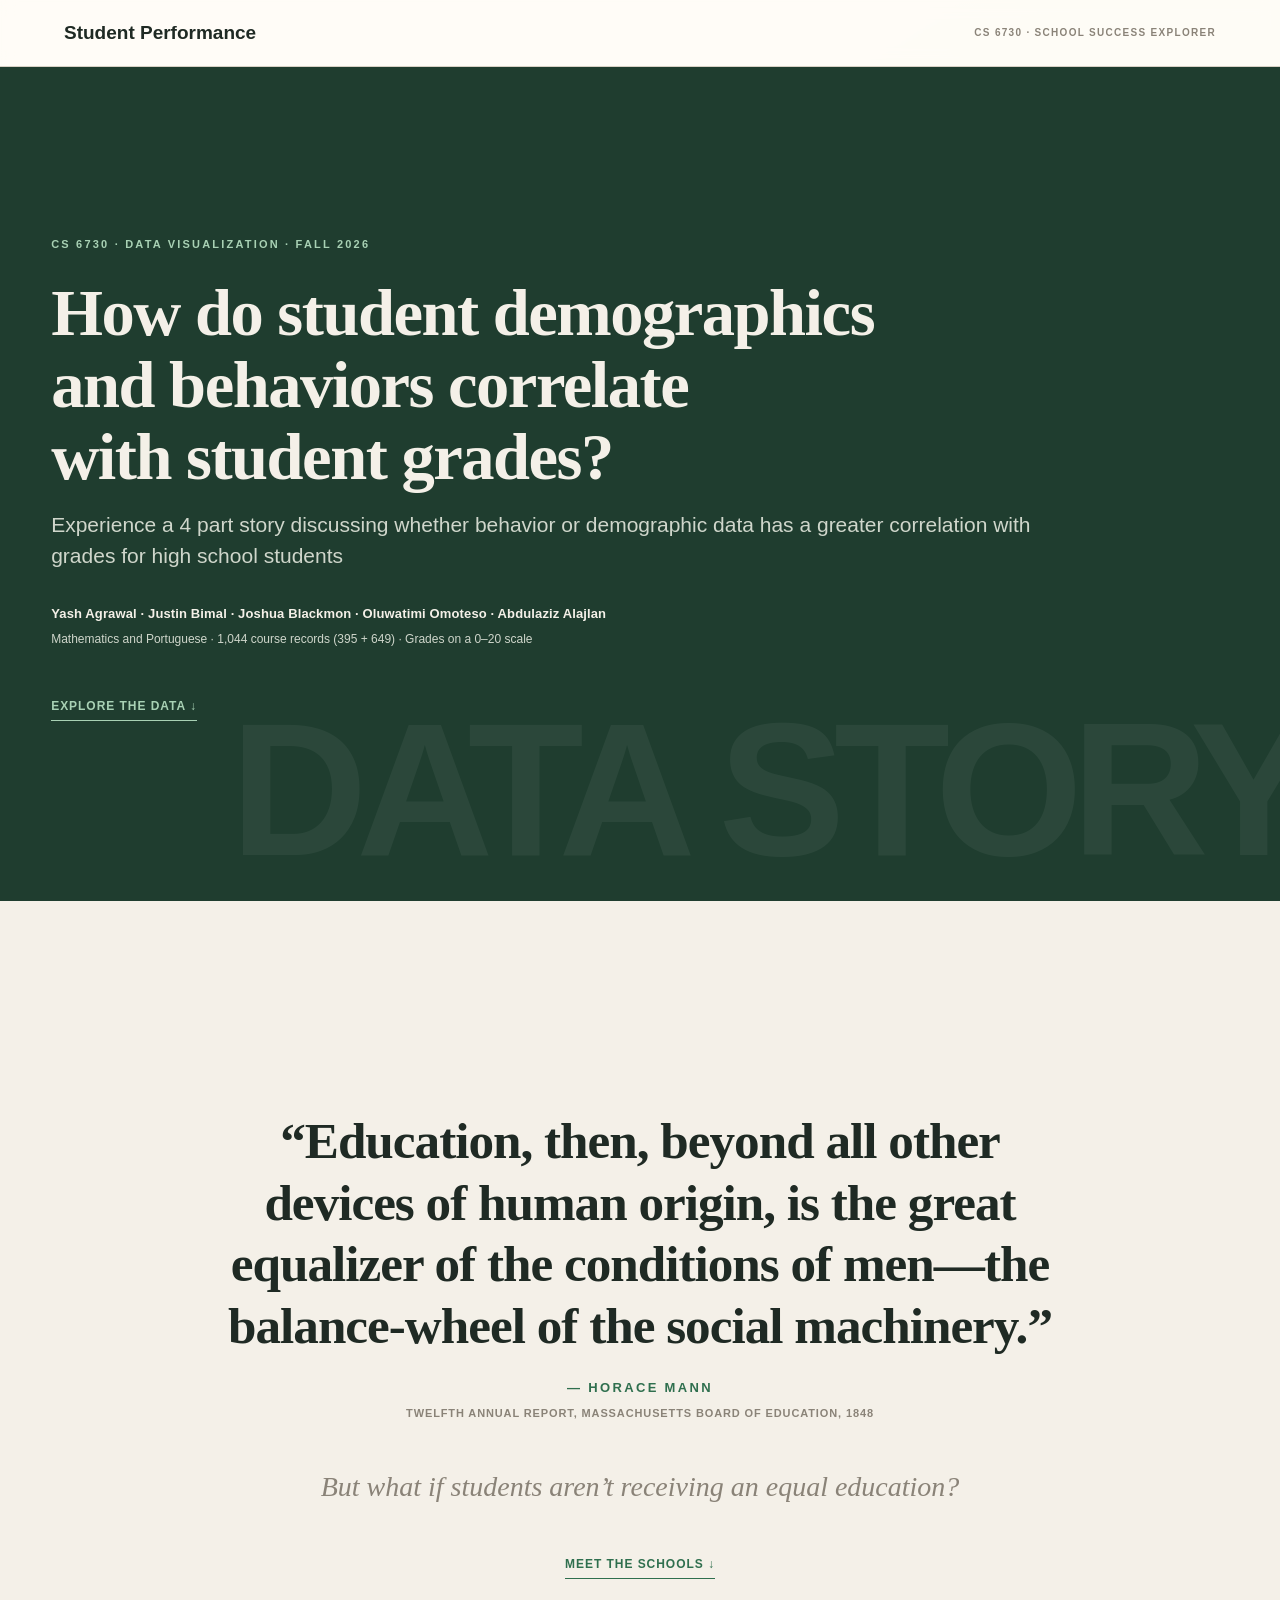
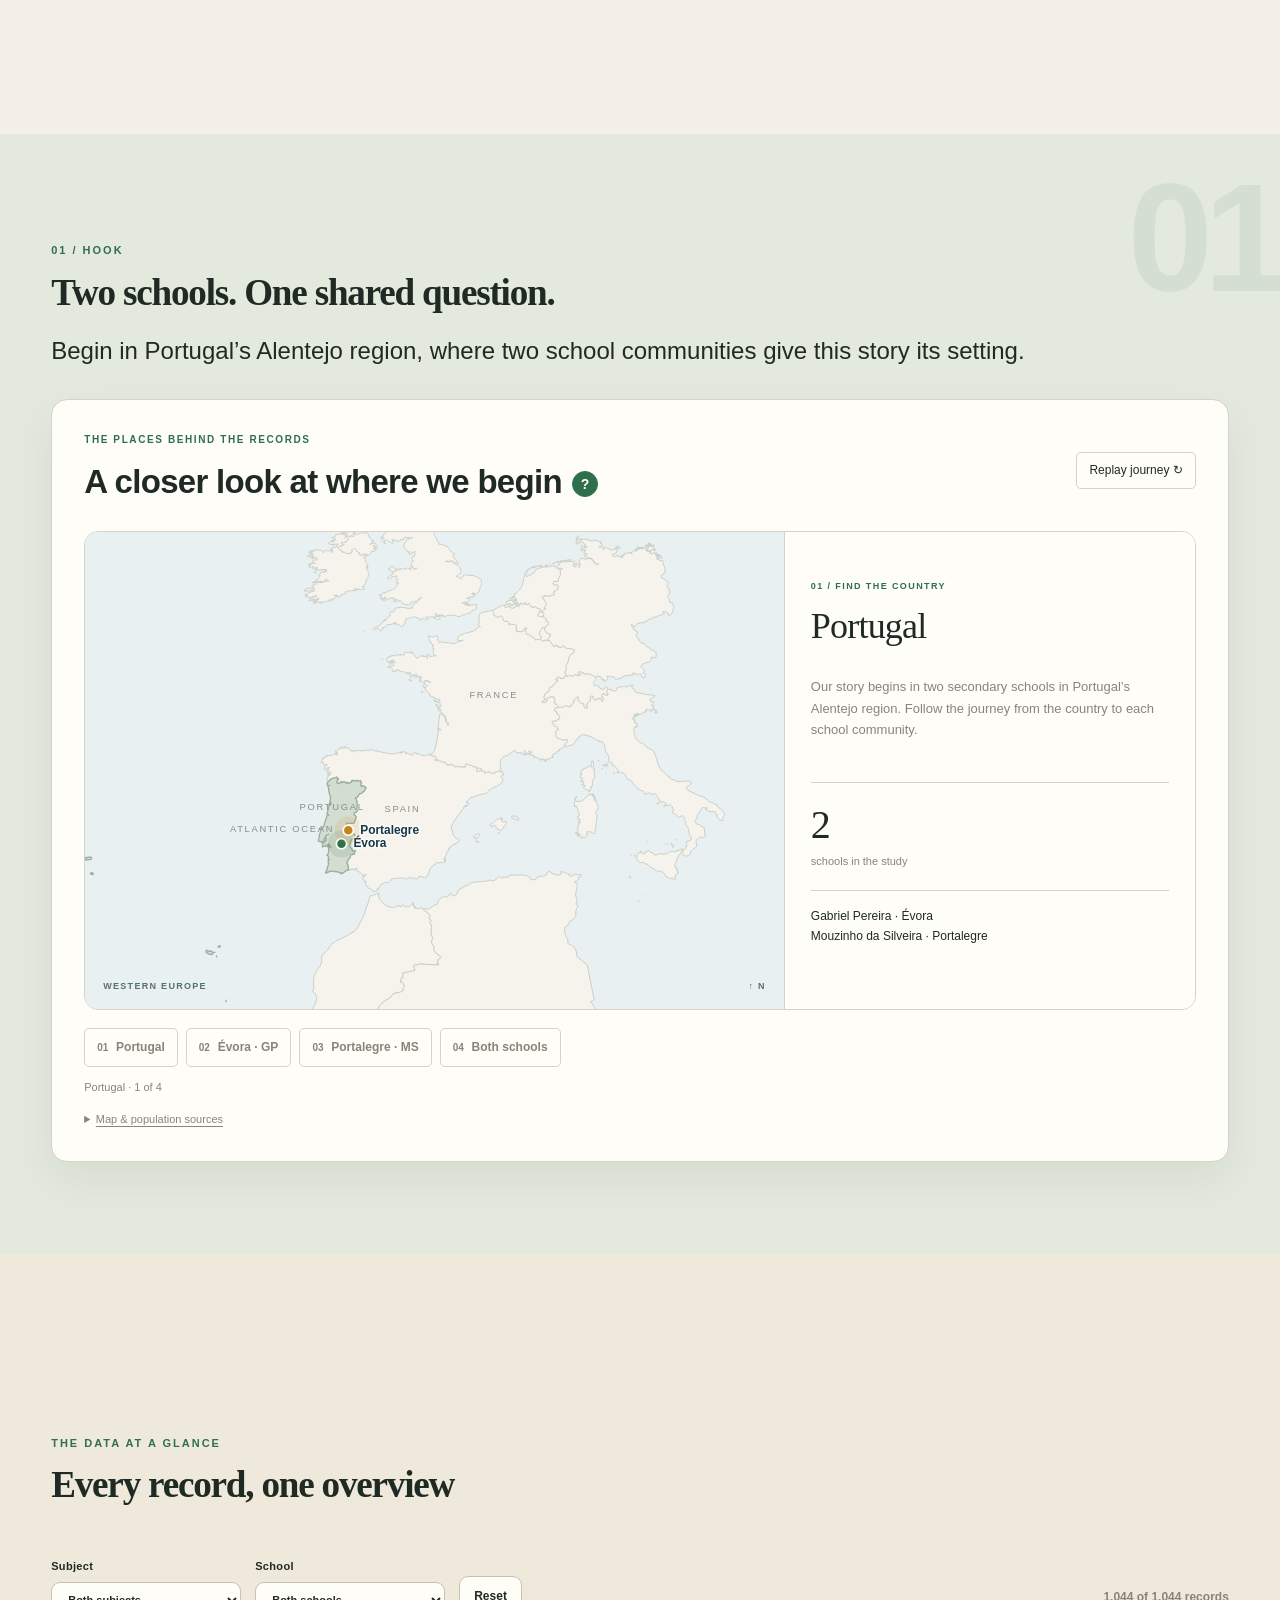
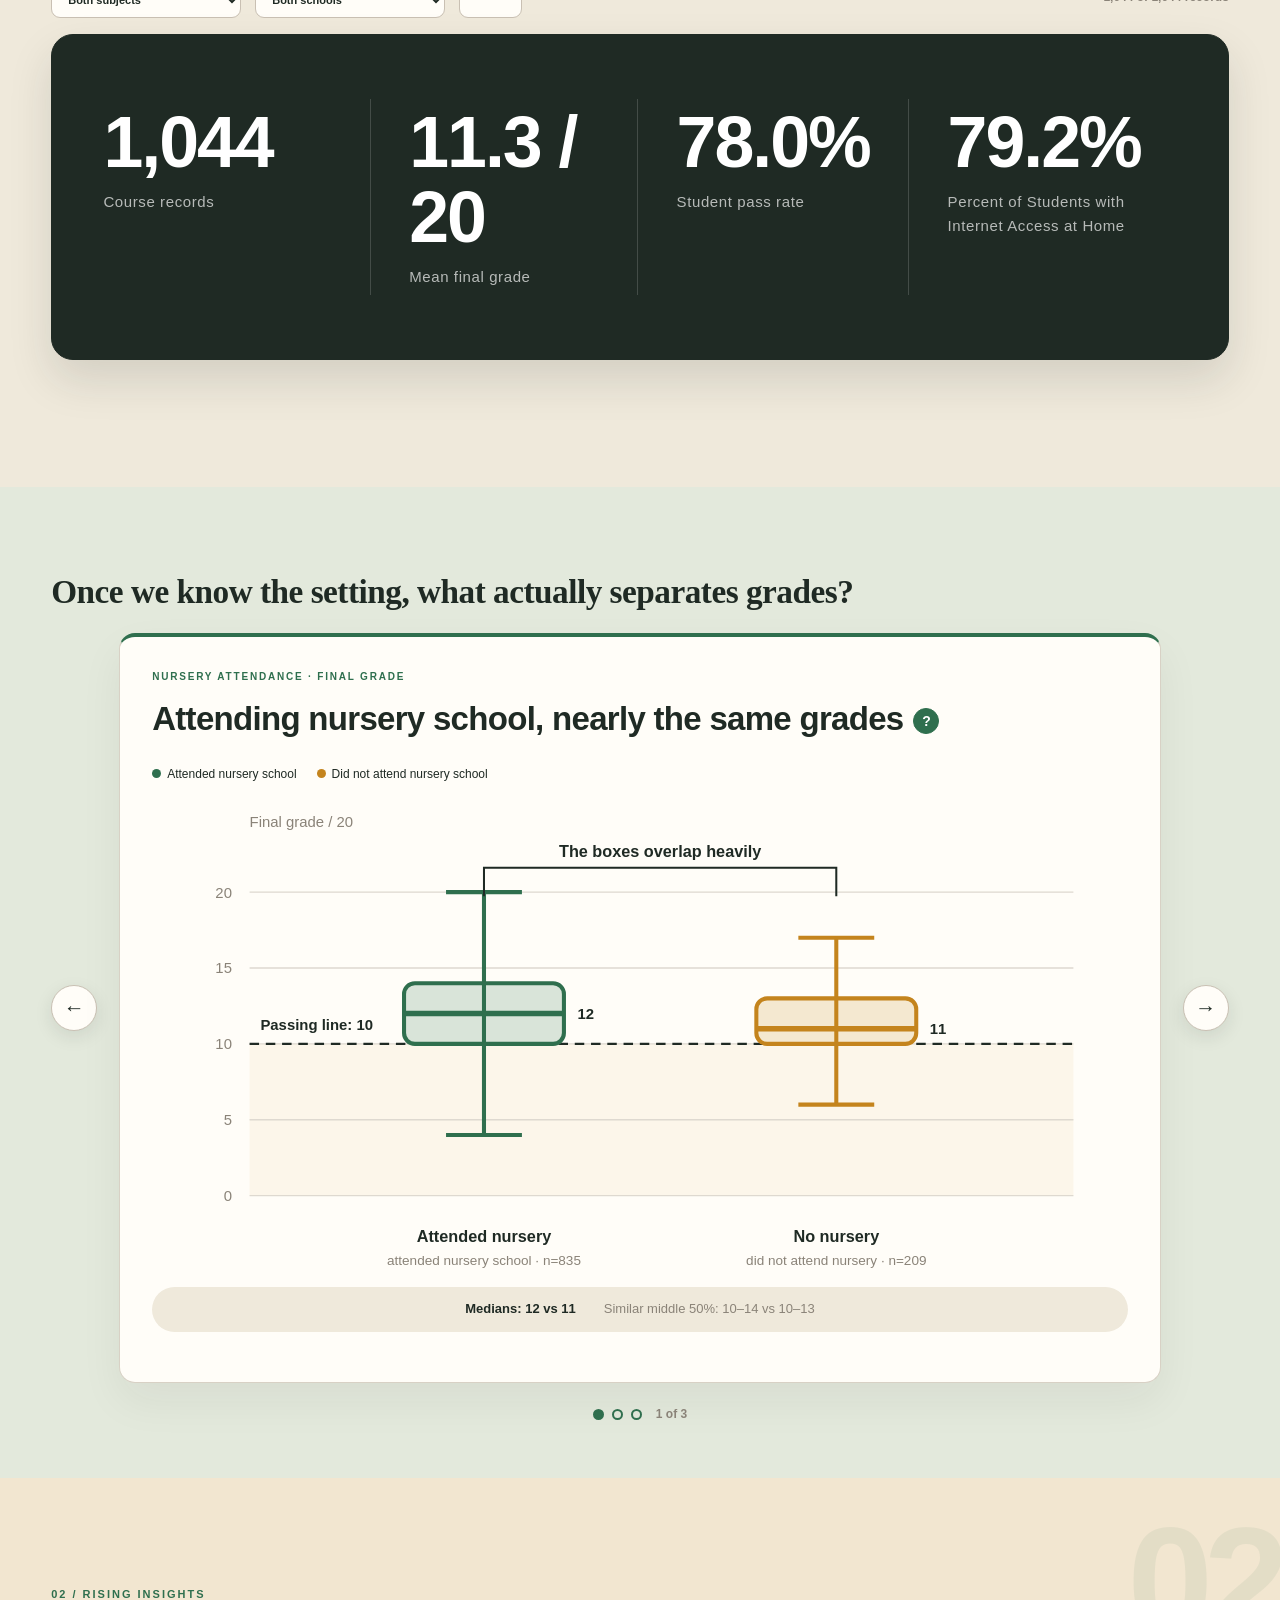
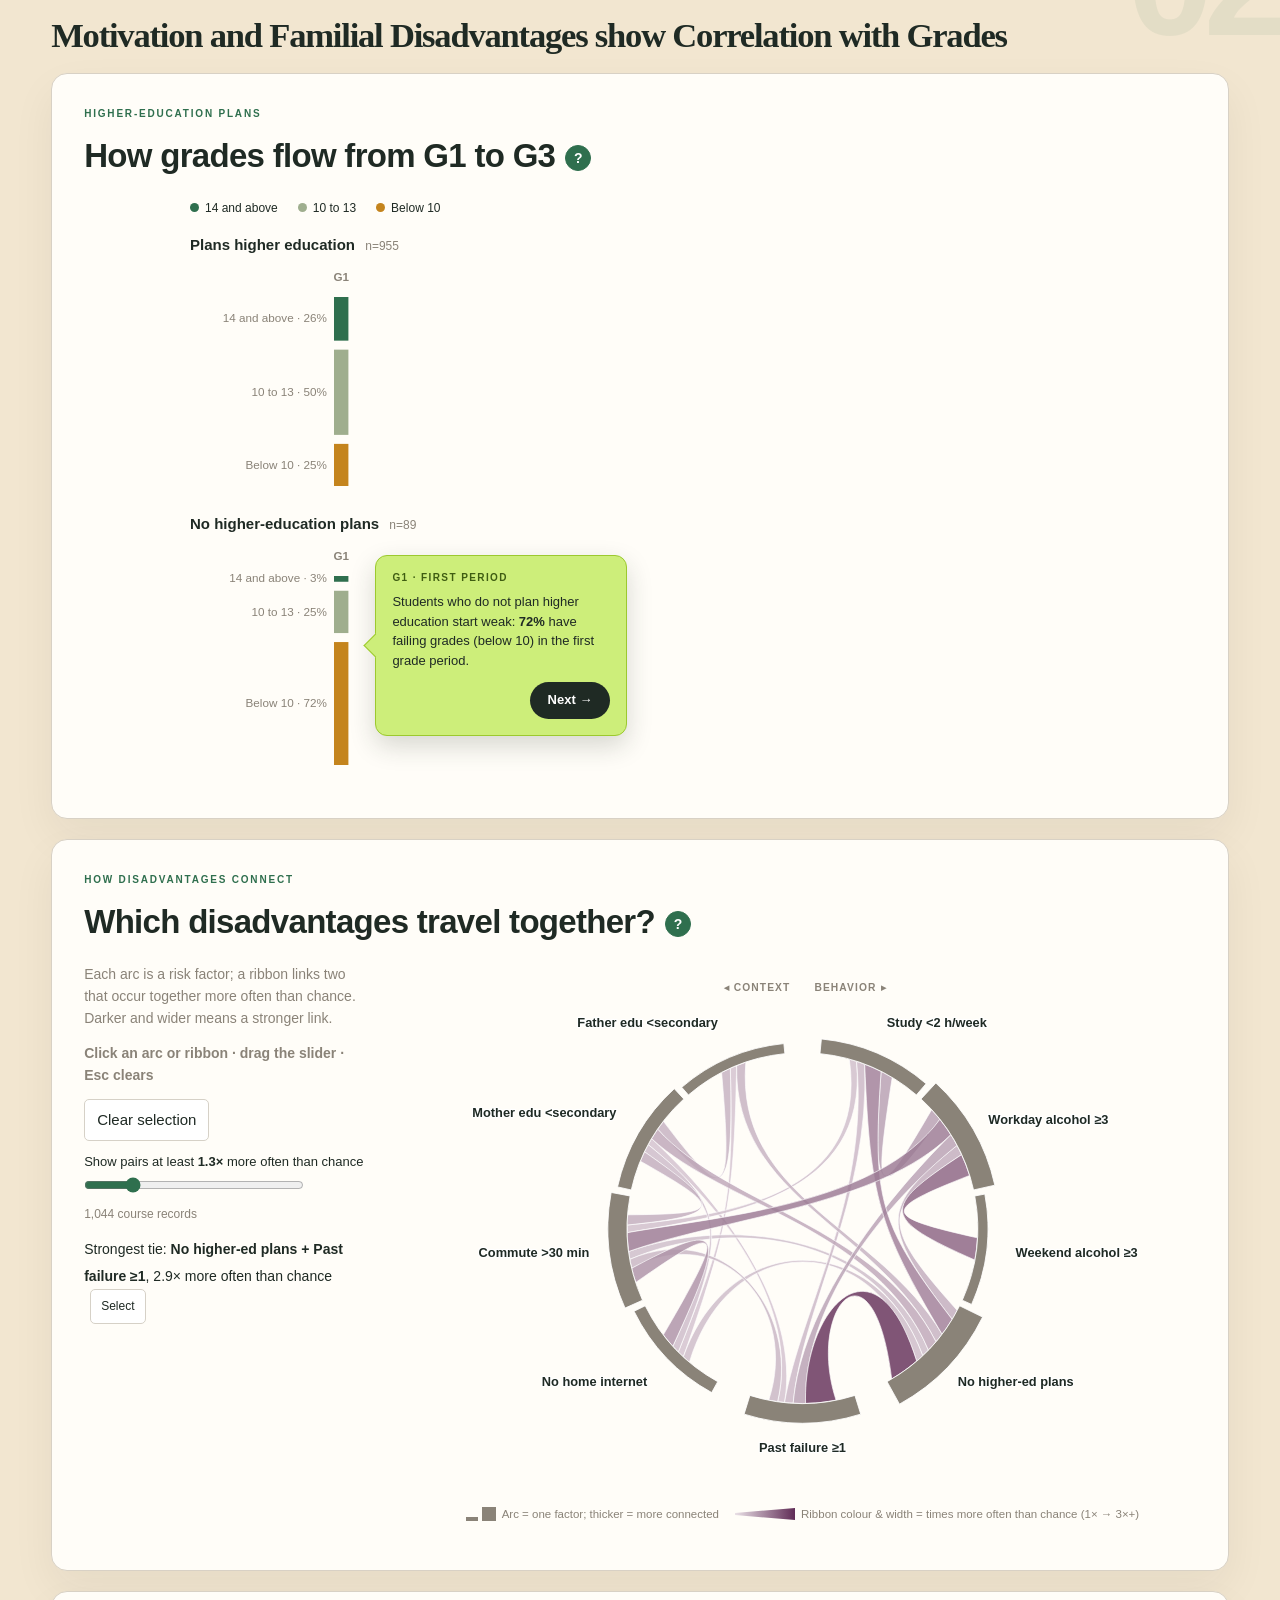
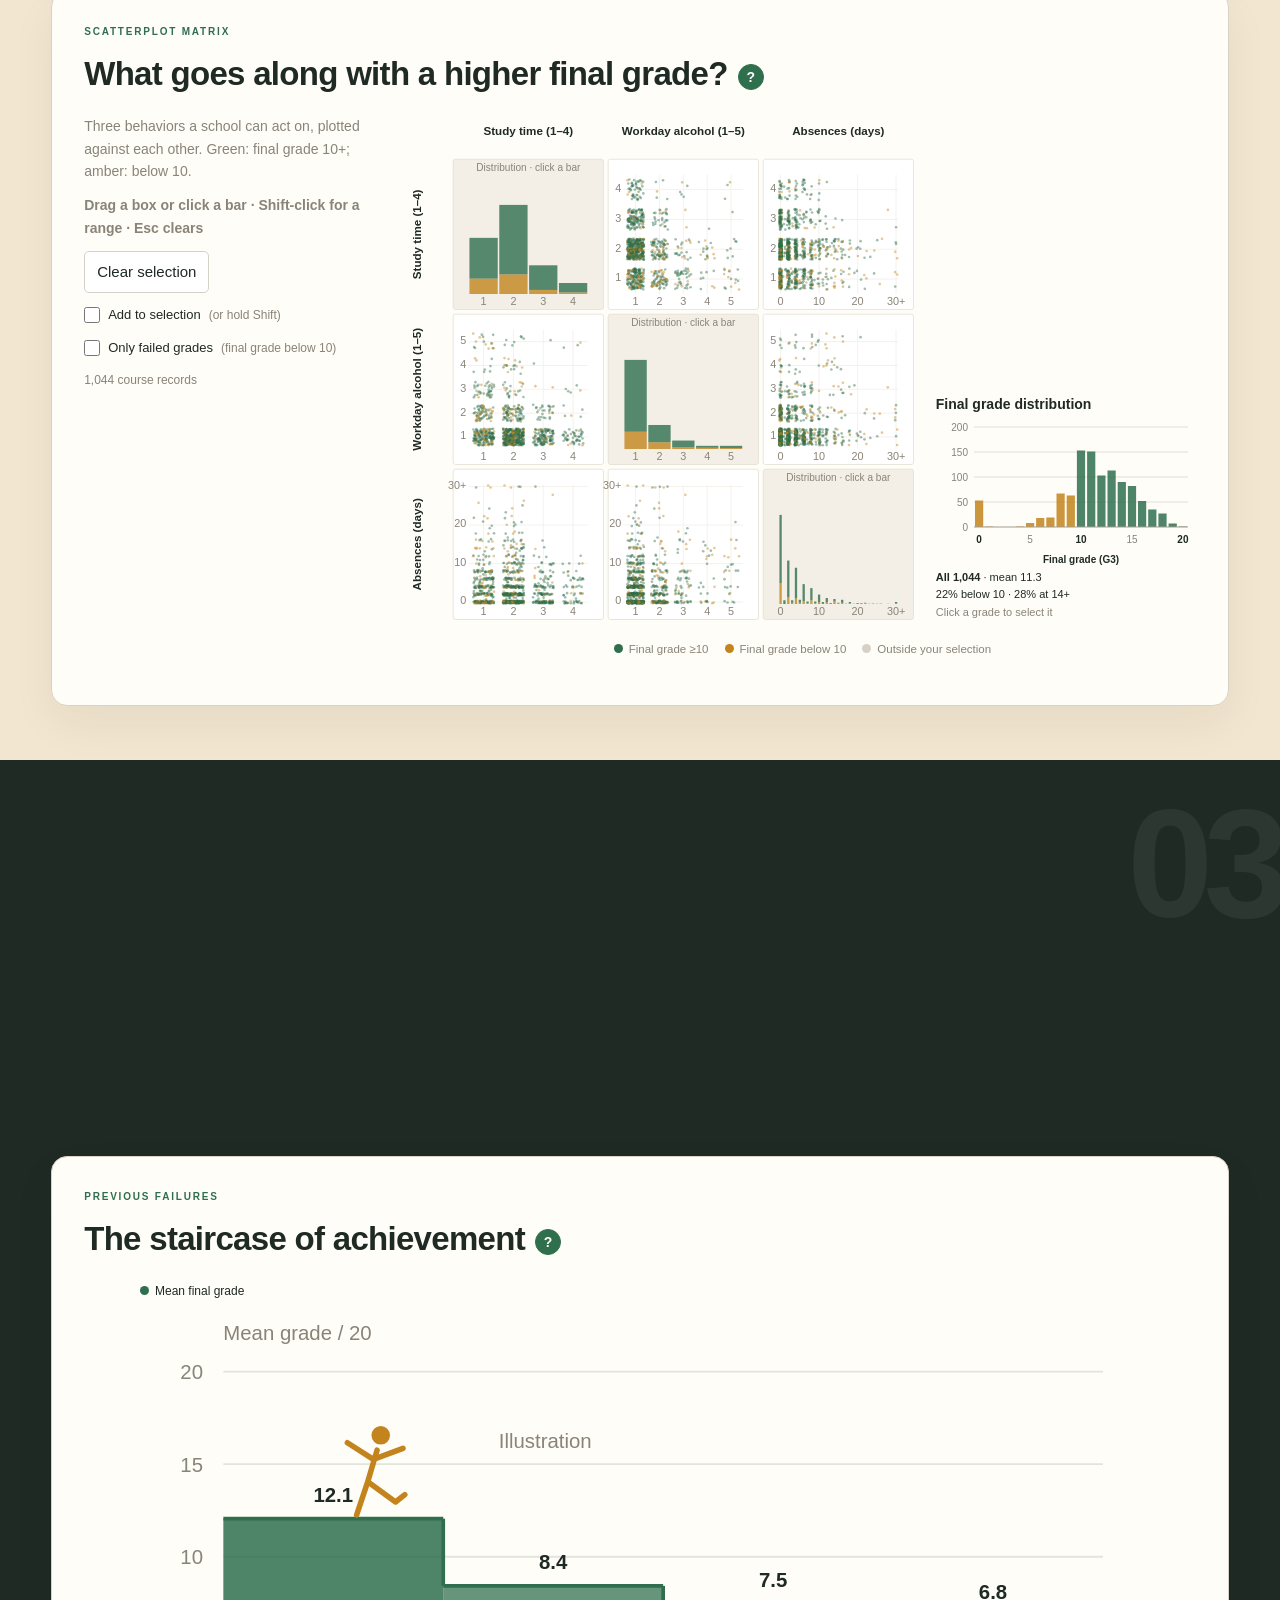
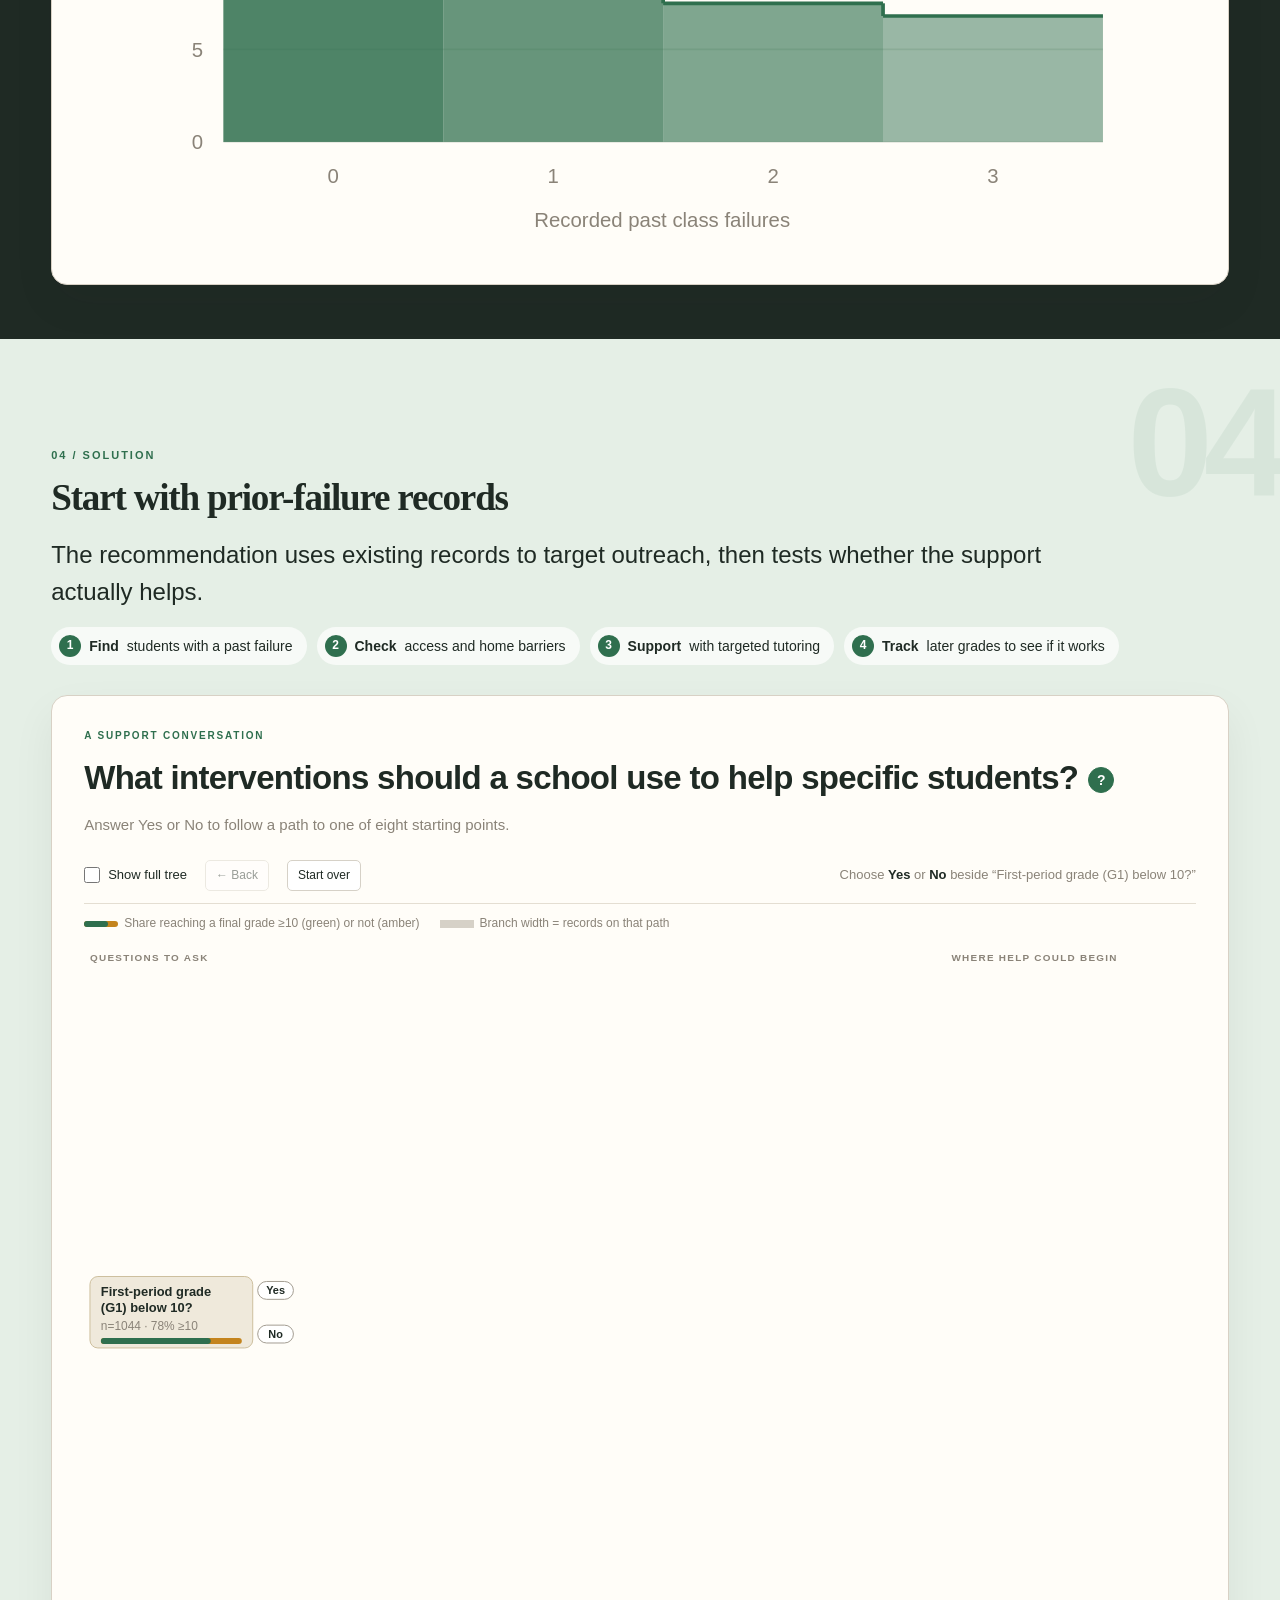
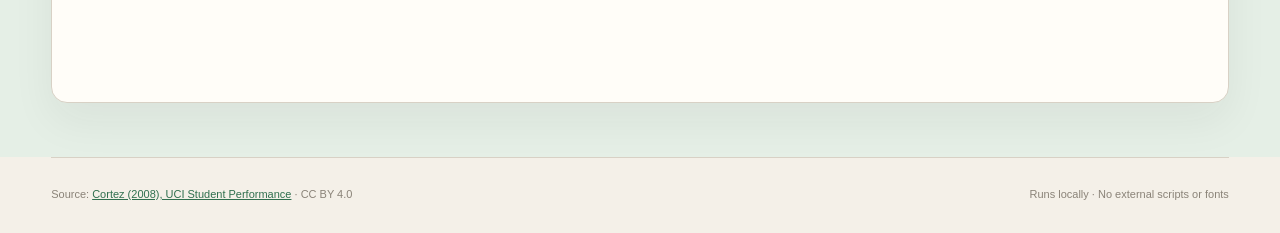
<file: web/index.html>
<!doctype html>
<html lang="en">
<head><meta charset="utf-8"><meta name="viewport" content="width=device-width,initial-scale=1"><title>Student Performance · Data Story</title><link rel="stylesheet" href="style.css"><link rel="stylesheet" href="story.css"></head>
<body class="story merged">
<header class="site-header"><a href="#top" class="brand">Student Performance</a><span class="eyebrow">CS 6730 · SCHOOL SUCCESS EXPLORER</span></header>
<main id="top">
<section class="cover">
<p class="eyebrow">CS 6730 · DATA VISUALIZATION · FALL 2026</p>
<h1>How do student demographics and behaviors correlate with student grades?</h1>
<p class="lead">Experience a 4 part story discussing whether behavior or demographic data has a greater correlation with grades for high school students</p>
<p class="byline">Yash Agrawal · Justin Bimal · Joshua Blackmon · Oluwatimi Omoteso · Abdulaziz Alajlan</p>
<p class="intro-note">Mathematics and Portuguese · 1,044 course records (395 + 649) · Grades on a 0–20 scale</p>
<a class="scroll-cue" href="#quote">Explore the data <span aria-hidden="true">↓</span></a>
</section>

<section class="story-section quote-frame" id="quote" data-num="" aria-label="Opening quotation">
<figure class="quote">
<blockquote><p>“Education, then, beyond all other devices of human origin, is the great equalizer of the conditions of men—the balance-wheel of the social machinery.”</p></blockquote>
<figcaption>Horace Mann <span>Twelfth Annual Report, Massachusetts Board of Education, 1848</span></figcaption>
</figure>
<p class="quote-sub">But what if students aren’t receiving an equal education?</p>
<a class="scroll-cue" href="#hook">Meet the schools <span aria-hidden="true">↓</span></a>
</section>

<section class="story-section" id="hook" data-num="01">
<p class="eyebrow">01 / HOOK</p>
<h2>Two schools. One shared question.</h2>
<p class="section-summary">Begin in Portugal’s Alentejo region, where two school communities give this story its setting.</p>
<article class="card geo-card" id="school-geography">
<div class="geo-heading"><div><p class="eyebrow">THE PLACES BEHIND THE RECORDS</p><h3>A closer look at where we begin</h3></div><button type="button" id="geo-replay">Replay journey ↻</button></div>
<div class="geo-layout"><div class="geo-map-wrap"><svg id="school-map" viewBox="0 0 820 560" role="img" aria-label="Animated map locating Gabriel Pereira school in Évora and Mouzinho da Silveira school in Portalegre, Portugal"></svg><div class="geo-map-meta"><span id="geo-map-caption">WESTERN EUROPE</span><span>↑ N</span></div></div>
<aside class="geo-context"><p class="eyebrow" id="geo-step">01 / FIND THE COUNTRY</p><h4 id="geo-title">Portugal</h4><p id="geo-description">Two secondary schools, in two cities in the Alentejo region. Zoom in to meet the communities behind the data.</p><div class="geo-pop" id="geo-pop"><strong>2</strong><span>schools in the study</span></div><p class="geo-school" id="geo-school">Gabriel Pereira · GP<br>Mouzinho da Silveira · MS</p><p class="note geo-footnote" id="geo-footnote">School dots use published GPS coordinates. The map is geographic context, not a map of students’ homes.</p></aside></div>
<div class="geo-controls" role="group" aria-label="Choose a map view"><button type="button" data-geo="1" aria-pressed="false">01 <span>Portugal</span></button><button type="button" data-geo="2" aria-pressed="false">02 <span>Évora · GP</span></button><button type="button" data-geo="3" aria-pressed="false">03 <span>Portalegre · MS</span></button><button type="button" data-geo="4" aria-pressed="false">04 <span>Both schools</span></button><span id="geo-status" aria-live="polite">The journey starts when the map enters view.</span></div>
<details class="geo-sources"><summary>Map & population sources</summary><p>School coordinates: Construção Pública’s <a href="https://construcaopublica.gov.pt/pt/escolas/028" target="_blank" rel="noreferrer">Gabriel Pereira</a> and <a href="https://construcaopublica.gov.pt/pt/escolas/027" target="_blank" rel="noreferrer">Mouzinho da Silveira</a> pages. Municipal populations (2021, INE as published by DGAL): <a href="https://www.portalautarquico.dgal.gov.pt/pt-PT/entidades-locais/concelhos/evora/" target="_blank" rel="noreferrer">Évora, 53,591</a>; <a href="https://portalautarquico.dgal.gov.pt/pt-PT/entidades-locais/concelhos/portalegre/" target="_blank" rel="noreferrer">Portalegre, 22,341</a>. These describe whole municipalities, not city-only populations, school enrollment or the historical study cohort. Outlines: <a href="https://github.com/datasets/geo-countries" target="_blank" rel="noreferrer">Natural Earth / geo-countries (public domain)</a> and <a href="https://portalgeo.iniav.pt/arcgis/rest/services/Hosted/Municipios/FeatureServer/4" target="_blank" rel="noreferrer">INIAV municipal boundary service</a>, simplified for display. All geometry is bundled for offline use.</p></details>
</article>
</section>

<section class="story-section stats-frame" id="explore" data-num="" aria-label="The data at a glance">
<p class="eyebrow">THE DATA AT A GLANCE</p>
<h2>Every record, one overview</h2>
<div class="stats-filters" role="group" aria-label="Filter the overview statistics">
<label>Subject<select id="subject"><option value="all">Both subjects</option><option>Mathematics</option><option>Portuguese</option></select></label>
<label>School<select id="school"><option value="all">Both schools</option><option value="GP">Gabriel Pereira</option><option value="MS">Mouzinho da Silveira</option></select></label>
<button type="button" id="reset">Reset</button>
<span id="filter-status" aria-live="polite"></span>
</div>
<div class="stats merged-stats" id="stats"></div>
</section>

<section class="story-section hook-more" id="hook-more" data-num="" aria-label="Setting the question">
<h3 class="geo-bridge">Once we know the setting, what actually separates grades?</h3>
<div class="box-carousel" id="box-carousel" role="group" aria-roledescription="carousel" aria-label="Three familiar demographic factors and final grade">
<button type="button" class="car-btn car-prev" id="box-prev" aria-label="Previous chart">←</button>
<div class="box-stage">
<article class="card hook-card" id="nursery">
<p class="eyebrow">NURSERY ATTENDANCE · FINAL GRADE</p>
<h3>Attending nursery school, nearly the same grades</h3>
<div id="nursery-box" class="chart boxplot"></div>
<p class="chart-takeaway" id="nursery-takeaway"></p>
<p class="note">Boxes show the middle 50%; center lines mark medians; whiskers extend to the most distant values within 1.5 × IQR. Outlier values beyond the whiskers, such as grades of 0, are not drawn but are still counted in the quartiles and medians. The no-nursery group is much smaller, so its box is less stable. Course records combined, n=<span id="nursery-n">1,044</span>; some students appear in both subjects.</p>
</article>
<article class="card hook-card" id="famsize">
<p class="eyebrow">FAMILY SIZE · FINAL GRADE</p>
<h3>Different household sizes, nearly the same grades</h3>
<div id="famsize-box" class="chart boxplot"></div>
<p class="chart-takeaway" id="famsize-takeaway"></p>
<p class="note">Boxes show the middle 50%; center lines mark medians; whiskers extend to the most distant values within 1.5 × IQR. Outlier values beyond the whiskers, such as grades of 0, are not drawn but are still counted in the quartiles and medians. Course records combined, n=<span id="famsize-n">1,044</span>; some students appear in both subjects.</p>
</article>
<article class="card hook-card" id="paid">
<p class="eyebrow">PAID CLASSES · FINAL GRADE</p>
<h3>Paid classes, no grade advantage</h3>
<div id="paid-box" class="chart boxplot"></div>
<p class="chart-takeaway" id="paid-takeaway"></p>
<p class="note">Boxes show the middle 50%; center lines mark medians; whiskers extend to the most distant values within 1.5 × IQR. Outlier values beyond the whiskers, such as grades of 0, are not drawn but are still counted in the quartiles and medians. Paid classes are extra paid lessons in the course subject. Course records combined, n=<span id="paid-n">1,044</span>; some students appear in both subjects.</p>
</article>
</div>
<button type="button" class="car-btn car-next" id="box-next" aria-label="Next chart">→</button>
<div class="car-foot"><div class="car-dots" id="box-dots"><button type="button" data-i="0" aria-label="Nursery attendance"></button><button type="button" data-i="1" aria-label="Family size"></button><button type="button" data-i="2" aria-label="Paid classes"></button></div><span id="box-status" aria-live="polite">1 of 3</span></div>
</div>
</section>

<section class="story-section" id="rising" data-num="02">
<p class="eyebrow">02 / RISING INSIGHTS</p>
<h2>Motivation and Familial Disadvantages show Correlation with Grades</h2>
<div class="story-grid rising">
<article class="card wide-card" id="higher-card">
<p class="eyebrow">HIGHER-EDUCATION PLANS</p>
<h3>How grades flow from G1 to G3</h3>
<div id="higher" class="chart progression"></div>
<p class="note">G1 and G2 are period grades; G3 is the final grade. Bands: below 10 (failing), 10 to 13, 14 and above. Combined course records (n=<span id="higher-n">1,044</span>); heights are shares within each group, so the two diagrams compare fairly even though the no-plans group is much smaller and its flows are less stable. Flows describe groups, not individual students, and show association, not cause.</p>
</article>
<article class="card wide-card fig-card" id="network"><p class="eyebrow">HOW DISADVANTAGES CONNECT</p><h3>Which disadvantages travel together?</h3>
<div class="fig-layout">
<div class="fig-text">
<p>Each arc is a risk factor; a ribbon links two that occur together more often than chance. Darker and wider means a stronger link.</p>
<p class="fig-hint">Click an arc or ribbon · drag the slider · Esc clears</p>
<div class="scatter-controls"><button id="network-clear" type="button">Clear selection</button><label class="net-threshold net-threshold-stack"><span>Show pairs at least <output id="net-lift-value">1.3×</output> more often than chance</span><input type="range" id="net-lift" min="1" max="2.5" step="0.1" value="1.3" aria-label="Minimum times more often than chance"></label><span id="network-selection" aria-live="polite"></span></div>
<div id="net-callout"></div>
<p class="note">2× = the two factors occur together twice as often as if they were unrelated (pairs with at least 10 shared records). Thicker arcs have more and stronger links. An association, not a cause.</p>
</div>
<div class="fig-visual"><div class="net-layout"><div id="network-chart" class="chart network-chart"></div><aside id="net-detail" class="net-detail net-pop" hidden aria-live="polite" aria-label="Details of the clicked factor or ribbon"></aside></div><div class="legend net-legend"><span><svg width="30" height="14" aria-hidden="true"><rect y="10" width="12" height="4" fill="#8a8378"/><rect x="16" y="0" width="14" height="14" fill="#8a8378"/></svg>Arc = one factor; thicker = more connected</span><span><svg width="60" height="12" aria-hidden="true"><defs><linearGradient id="lift-key"><stop offset="0" stop-color="rgb(233,224,230)"/><stop offset="1" stop-color="rgb(96,44,86)"/></linearGradient></defs><path d="M0 5 L60 0 V12 L0 7 Z" fill="url(#lift-key)"/></svg>Ribbon colour &amp; width = times more often than chance (1× → 3×+)</span></div></div>
</div>
</article>
<article class="card wide-card scatter-card fig-card" id="v7"><p class="eyebrow">SCATTERPLOT MATRIX</p><h3>What goes along with a higher final grade?</h3>
<div class="fig-layout">
<div class="fig-text">
<p>Three behaviors a school can act on, plotted against each other. Green: final grade 10+; amber: below 10.</p>
<p class="fig-hint">Drag a box or click a bar · Shift-click for a range · Esc clears</p>
<div class="scatter-controls"><button id="matrix-clear" type="button">Clear selection</button><label class="add-toggle"><input type="checkbox" id="matrix-add">Add to selection <span>(or hold Shift)</span></label><label class="add-toggle"><input type="checkbox" id="matrix-failed">Only failed grades <span>(final grade below 10)</span></label><span id="matrix-selection" aria-live="polite"></span></div>
<p class="note">Study time and alcohol use are ordinal survey codes, not exact quantities; absences is a count of school days missed. Final grade G3 is a separate final assessment, not the average of G1 and G2. Relationships are associations, not evidence of causation. Values are whole numbers, so dots are spread slightly within each value to keep overlapping records visible; absences above 30 days (under 1% of records) share the 30+ band.</p>
</div>
<div class="fig-visual"><div class="matrix-layout"><div class="matrix-scroll"><div id="matrix" class="scatter-matrix"></div></div><aside class="grade-dist-panel" aria-label="Final grade distribution of the selected records"><h4>Final grade distribution</h4><div id="grade-dist" class="grade-dist"></div></aside></div><div class="legend matrix-legend"><span><i style="background:#2f6f4e"></i>Final grade ≥10</span><span><i style="background:#c4841d"></i>Final grade below 10</span><span><i style="background:#d6d1c7"></i>Outside your selection</span></div></div>
</div>
</article>
</div>
</section>

<section class="story-section" id="main-message" data-num="03">
<p class="eyebrow">03 / MAIN MESSAGE</p>
<h2>Past failure marks a concrete group for attention</h2>
<p class="section-summary">Students with any recorded past failure are far more likely to fall below the passing threshold.</p>
<div class="stat-band" id="failure-stats"></div>
<article class="card" id="failures-card">
<p class="eyebrow">PREVIOUS FAILURES</p>
<h3>The staircase of achievement</h3>
<div id="failures" class="chart"></div>
<p class="note">Course records, n=<span id="failure-n">1,044</span> (some students appear in both subjects). Groups with few records can produce unstable averages; the illustration is not a prediction about an individual student.</p>
</article>
</section>

<section class="story-section" id="solution" data-num="04">
<p class="eyebrow">04 / SOLUTION</p>
<h2>Start with prior-failure records</h2>
<p class="section-summary">The recommendation uses existing records to target outreach, then tests whether the support actually helps.</p>
<ol class="steps"><li><strong>Find</strong> students with a past failure</li><li><strong>Check</strong> access and home barriers</li><li><strong>Support</strong> with targeted tutoring</li><li><strong>Track</strong> later grades to see if it works</li></ol>
<div class="story-grid solution">
<article class="card" id="tree-card">
<p class="eyebrow">A SUPPORT CONVERSATION</p>
<h3>What interventions should a school use to help specific students?</h3>
<p>Answer Yes or No to follow a path to one of eight starting points.</p>
<div id="tree" class="tree"></div>
<p class="note">A transparent discussion aid, not a trained model or validated recommendation. Every student can request support.</p>
</article>
</div>
</section>

<footer><span>Source: <a href="https://archive.ics.uci.edu/dataset/320/student+performance" target="_blank" rel="noreferrer">Cortez (2008), UCI Student Performance</a> · CC BY 4.0</span><span>Runs locally · No external scripts or fonts</span></footer>
</main><div id="tooltip" role="status" hidden></div><script src="data.js"></script><script src="tree.js"></script><script src="linked.js"></script><script src="story.js"></script><script src="geography.js"></script><script src="tips.js"></script></body></html>
</file>
<file: web/style.css>
:root{--ink:#1f2a24;--muted:#8a8378;--paper:#f6f3ec;--teal:#2f6f4e;--orange:#c4841d;--line:#e4ded2}*{box-sizing:border-box}body{margin:0;background:var(--paper);color:var(--ink);font:15px/1.5 'Segoe UI',sans-serif}header{display:flex;align-items:center;justify-content:space-between;gap:20px;padding:18px 5%;background:white;border-bottom:1px solid var(--line)}.brand{font-size:19px;font-weight:650;text-decoration:none;color:var(--ink)}.eyebrow{font-size:10px;letter-spacing:1.3px;font-weight:600;color:var(--muted)}main{max-width:1760px;margin:auto;padding:0 4%}.intro{padding:35px 0 26px}.intro .eyebrow{margin-bottom:8px}h1{font-size:36px;line-height:1.2;letter-spacing:-1px;margin:0 0 12px;font-weight:650}.lead{color:var(--muted);font-size:16px;margin:0;max-width:760px}.intro-note{font-size:12px;color:var(--muted);margin-bottom:0}button,select{font:inherit;color:var(--ink);background:white;border:1px solid #d6d1c7;border-radius:5px;padding:8px 12px;cursor:pointer}button:hover{background:#f3efe7}button:focus-visible,select:focus-visible{outline:3px solid #9ccfb2;outline-offset:2px}.filters{display:flex;flex-wrap:wrap;align-items:end;gap:16px;background:white;border:1px solid var(--line);padding:18px;border-radius:7px}.filters label,.scatter-controls label{display:grid;gap:6px;font-size:12px;font-weight:600}.filters select{min-width:180px}#filter-status{margin-left:auto;font-size:12px;color:var(--muted)}.stats{display:grid;grid-template-columns:repeat(4,1fr);gap:22px;padding:26px 0}.stat{border-right:1px solid var(--line)}.stat:last-child{border:0}.stat strong{display:block;font-size:29px;font-weight:600;letter-spacing:-.8px}.stat span{font-size:12px;color:var(--muted)}.section-heading{display:flex;justify-content:space-between;align-items:center;gap:20px;padding:0 0 18px}.section-heading h2{font-size:21px;margin:0;font-weight:600}.section-heading span{font-size:12px;color:var(--muted)}.grid{display:grid;grid-template-columns:1fr 1fr;gap:20px}.card{background:white;border:1px solid var(--line);border-radius:7px;padding:24px;min-width:0;display:flex;flex-direction:column}.card>.eyebrow{margin-top:0;margin-bottom:8px}.card h3{font-size:21px;font-weight:600;letter-spacing:-.4px;margin:0 0 8px}.card>p:not(.eyebrow){color:var(--muted);margin-top:0}.card>.note{font-size:12px;line-height:1.5;margin-top:auto;padding-top:16px;border-top:1px solid #f3efe7}.chart{margin-bottom:16px}.chart svg{display:block;width:100%;height:auto}.chart text{font:11px 'Segoe UI',sans-serif;fill:var(--muted)}.chart .value{fill:var(--ink);font-weight:600}.legend{display:flex;flex-wrap:wrap;gap:20px;font-size:12px;margin:8px 0 15px}.legend i{display:inline-block;width:9px;height:9px;border-radius:50%;margin-right:6px}.chart [tabindex]:focus{outline:none;stroke:var(--ink);stroke-width:3}.wide{grid-column:1/-1}.progression{max-width:960px;width:100%;margin:0 auto 20px}.scatter-controls{display:flex;align-items:end;flex-wrap:wrap;gap:20px;border-bottom:1px solid var(--line);padding:6px 0 18px;margin-bottom:20px}#matrix-selection{font-size:12px;color:var(--muted);margin-left:auto;padding-bottom:9px}.matrix-scroll{overflow-x:auto}.scatter-matrix{min-width:660px;max-width:1240px;width:100%;margin:0 auto}.scatter-matrix svg{display:block;width:100%;height:auto}.scatter-matrix text{font:10px 'Segoe UI',sans-serif;fill:var(--muted)}.scatter-matrix .matrix-label{font-size:13px;font-weight:600;fill:var(--ink)}.scatter-matrix .distribution-label{font-size:10px}.scatter-matrix [tabindex]:focus{outline:none}.scatter-matrix [tabindex]:focus-visible{stroke:#1f2a24;stroke-width:2}.scatter-matrix .bar{cursor:pointer;fill:var(--ink);fill-opacity:0}.scatter-matrix .bar:hover{fill-opacity:.06}.scatter-matrix .has-selection .base circle,.scatter-matrix .has-selection .base rect{fill:#d6d1c7}.scatter-matrix .has-selection .base{fill-opacity:.3}.scatter-matrix .brush{fill:#1f2a240d;stroke:var(--ink);stroke-dasharray:4 3;pointer-events:none}.scatter-matrix .brushes{pointer-events:none}.scatter-matrix .bar.is-selected{stroke:var(--ink);stroke-width:1.5;stroke-dasharray:3 2}.scatter-controls .add-toggle{display:flex;align-items:center;gap:8px;font-weight:400;font-size:13px;cursor:pointer;padding-bottom:8px}.add-toggle span{color:var(--muted);font-size:12px}.add-toggle input{width:16px;height:16px;margin:0;accent-color:var(--teal)}.scatter-matrix .brush-area{fill:transparent;cursor:crosshair;touch-action:none}.scatter-matrix .sel,.scatter-matrix .sel-bars{pointer-events:none}.matrix-legend{color:var(--muted);align-items:center;padding-top:10px}.method{margin:24px 0;background:white;border:1px solid var(--line);border-radius:7px;padding:20px;font-size:13px;color:var(--muted)}.method summary{color:var(--ink);font-size:15px;font-weight:600;cursor:pointer}.method-grid{display:grid;grid-template-columns:repeat(3,1fr);gap:25px}.method h3{font-size:15px;color:var(--ink)}footer{display:flex;justify-content:space-between;gap:20px;border-top:1px solid var(--line);padding:22px 0 30px;font-size:11px;color:var(--muted)}a{color:var(--teal)}#tooltip{position:fixed;z-index:5;background:#1f2a24;color:white;border-radius:5px;padding:9px 12px;font-size:12px;max-width:260px;pointer-events:none}@media(max-width:900px){header>.eyebrow,.section-heading>span{display:none}.grid{grid-template-columns:1fr}.method-grid{grid-template-columns:1fr}h1{font-size:31px}}@media(max-width:580px){header{padding:14px 5%;gap:12px}.brand{font-size:16px}header button{font-size:12px}.intro{padding-top:26px}h1{font-size:27px}.lead{font-size:14px}.filters label,.filters select{width:100%}.filters{gap:12px}.stats{grid-template-columns:1fr 1fr}.stat:nth-child(2){border:0}.card{padding:16px}.card h3{font-size:19px}#matrix-selection{margin-left:0}footer{flex-direction:column}}

/* One view per screen, with scroll snapping and dot navigation */
html{scroll-snap-type:y proximity;scroll-behavior:smooth}
@media(prefers-reduced-motion:reduce){html{scroll-behavior:auto}}
.grid{grid-template-columns:1fr;gap:28px}
.grid>.card{scroll-snap-align:start;scroll-margin-top:16px;min-height:calc(100vh - 32px);justify-content:center}
.grid>.card>.note{margin-top:16px}
.chart{max-width:1080px;width:100%;margin-left:auto;margin-right:auto}
@media(min-width:901px) and (min-height:640px){.filters{position:sticky;top:0;z-index:4;box-shadow:0 2px 6px rgba(31,42,36,.08)}.grid>.card{scroll-margin-top:112px;min-height:calc(100vh - 132px)}}
.dots{position:fixed;right:14px;top:50%;transform:translateY(-50%);display:flex;flex-direction:column;gap:12px;z-index:3}
.dots a{display:block;width:11px;height:11px;border-radius:50%;border:2px solid var(--teal);background:white}
.dots a.active{background:var(--teal)}
.dots a:focus-visible{outline:3px solid #9ccfb2;outline-offset:2px}
@media(max-width:900px){.dots{display:none}.grid>.card{min-height:0}}

/* Risk-factor chord diagram */
.network-chart svg text{font-size:13px}
.network-chart .net-link{fill-opacity:.82;stroke:white;stroke-width:.75;cursor:pointer;transition:fill-opacity .2s}
.network-chart .net-edge:hover .net-link,.network-chart .net-edge.is-hot .net-link{fill-opacity:1;stroke:var(--ink);stroke-width:1}
.network-chart .has-focus .net-edge:not(.is-hot) .net-link{fill-opacity:.1}
.network-chart .net-arc{fill:#8a8378;stroke:white;stroke-width:1;transition:fill .2s}
.network-chart .net-node:hover .net-arc,.network-chart .net-node.is-focus .net-arc{fill:var(--ink)}
.network-chart .has-focus .net-node:not(.is-focus) .net-label{fill-opacity:.45}
.network-chart .net-node.is-empty .net-arc{fill:#d6d1c7}
.network-chart .net-hit{fill:transparent;stroke:none;cursor:pointer}
.network-chart .net-label{paint-order:stroke;stroke:white;stroke-width:3px;stroke-linejoin:round;pointer-events:none}
.network-chart svg .net-group{font-size:11px;letter-spacing:1.3px;font-weight:600}
.network-chart .net-node.is-selected .net-hit,.network-chart .net-edge.is-selected .net-link{stroke:var(--ink);stroke-width:2;stroke-dasharray:4 3}
@media(prefers-reduced-motion:reduce){.network-chart .net-link,.network-chart .net-arc{transition:none}}
.net-pass{height:8px;margin:8px 0 2px;border-radius:4px;background:var(--orange);overflow:hidden}
.net-pass span{display:block;height:100%;background:var(--teal)}
.net-detail .net-pass-key{margin:4px 0 0;font-size:11px}
/* Details box that opens beside a clicked arc or ribbon */
.net-pop{position:absolute;z-index:3;width:232px;min-height:0;margin:0;padding:12px 14px;background:white;border-radius:10px;box-shadow:0 10px 28px rgba(31,42,36,.16);font-size:12.5px;line-height:1.45}
.net-pop[hidden]{display:none}
.net-pop h4{margin:0 22px 6px 0;font-size:14px;line-height:1.3}
.net-pop p{margin:3px 0}
.net-pop strong{color:var(--ink)}
.net-pop .net-sub{margin:10px 0 4px;font-weight:600;color:var(--ink)}
.net-close{position:absolute;top:6px;right:6px;border:0;background:none;padding:2px 7px;font-size:17px;line-height:1;color:var(--muted)}
.net-close:hover{background:#f3efe7;color:var(--ink)}
.net-deselect{display:flex;align-items:center;justify-content:center;gap:8px;width:100%;margin-top:10px;padding:6px 10px;font-size:12.5px}
.net-deselect kbd{padding:0 5px;border:1px solid #d6d1c7;border-radius:4px;background:#f6f3ec;font:11px ui-monospace,monospace;color:var(--muted)}
.net-ties{display:flex;flex-wrap:wrap;gap:4px;margin:0;padding:0;list-style:none}
.net-ties li{padding:2px 8px;border-radius:999px;background:#f3efe7;font-size:11.5px;color:var(--ink)}
.net-ties b{font-weight:600}
.net-callout{font-size:14px;margin:0 0 4px;line-height:1.9}
.net-callout button{font-size:12px;padding:5px 10px;margin-left:6px}
.net-threshold{display:flex!important;align-items:center;gap:10px;font-weight:400!important;font-size:13px!important;padding-bottom:8px}
.net-threshold input{accent-color:var(--teal);width:150px}
.net-threshold output{font-weight:600;min-width:34px}
.net-legend{justify-content:center;color:var(--muted);align-items:center}
.net-legend span{display:inline-flex;align-items:center;gap:6px}
#network-selection{font-size:12px;color:var(--muted);margin-left:auto;padding-bottom:9px}
.net-layout{position:relative;max-width:1500px;width:100%;margin:0 auto 8px}
.net-layout .network-chart{max-width:none;margin:0}.net-layout .network-chart svg{max-height:max(560px,calc(100vh - 160px));margin:0 auto}
#net-callout{max-width:1500px;width:100%;margin:0 auto}
.net-detail{border:1px solid var(--line);border-radius:7px;padding:16px;font-size:13px;line-height:1.5;color:var(--muted);background:var(--paper);min-height:120px;margin-top:20px}
.net-detail h4{margin:0 0 10px;font-size:15px;font-weight:600;color:var(--ink)}
.net-detail p{margin:10px 0 0}.net-detail h5{margin:14px 0 6px;padding-top:12px;border-top:1px solid var(--line);font-size:12px;font-weight:600;color:var(--muted)}
.net-detail dl{display:grid;grid-template-columns:1fr auto;gap:4px 12px;margin:0}
.net-detail dd{margin:0;color:var(--ink);font-weight:600;text-align:right;font-variant-numeric:tabular-nums}
.net-detail dd small{font-weight:400;color:var(--muted)}
.net-detail dl+p,.net-detail>p:only-child{margin:0}
@media(max-width:900px){.net-pop{position:relative;left:auto!important;top:auto!important;width:auto;margin-top:8px}}
@media(max-width:640px){.net-layout .network-chart{overflow-x:auto}.net-layout .network-chart svg{min-width:640px;max-height:none}}
.story-link{font-size:13px;font-weight:600;text-decoration:none;white-space:nowrap}

/* Cross-platform typography */
body{font:15px/1.6 ui-sans-serif,-apple-system,'Segoe UI',Roboto,Helvetica,Arial,sans-serif}
h1{font-size:clamp(40px,7vw,82px);line-height:1.05;letter-spacing:-2px;margin:0 0 16px;font-weight:700}
.chart text{font:11px/1.4 ui-sans-serif,-apple-system,'Segoe UI',Roboto,Helvetica,Arial,sans-serif}
.scatter-matrix text{font:10px/1.4 ui-sans-serif,-apple-system,'Segoe UI',Roboto,Helvetica,Arial,sans-serif}
@media(max-width:900px){h1{font-size:clamp(40px,7vw,82px)}}
@media(max-width:580px){h1{font-size:clamp(40px,7vw,82px)}}

/* Explorer editorial shell */
.explorer-root{overflow-x:clip}
body.explorer{--explore-paper:#f4f0e8;--explore-surface:#fffdf8;--explore-line:#d8d1c5;background:var(--explore-paper);background-image:radial-gradient(circle at 8% 8%,rgba(196,132,29,.07),transparent 26rem),radial-gradient(circle at 92% 3%,rgba(47,111,78,.10),transparent 32rem);overflow-x:clip}
.explorer .site-header{position:sticky;top:0;z-index:12;min-height:67px;background:rgba(255,253,248,.92);border-color:var(--explore-line);backdrop-filter:blur(10px);box-shadow:0 1px 0 rgba(31,42,36,.02)}
.explorer .site-header>.eyebrow{color:var(--teal);letter-spacing:1.8px}
.explorer .header-actions{display:flex;align-items:center;gap:22px}
.explorer .story-link{padding-bottom:2px;border-bottom:1px solid currentColor}
.explorer #export{border-color:var(--ink);border-radius:999px;background:var(--ink);color:white;font-size:13px;font-weight:700;padding:10px 16px}
.explorer #export:hover{background:#2c3b32}
.explorer main{max-width:1760px}
.explorer .explorer-hero{position:relative;display:grid;grid-template-columns:minmax(0,1.65fr) minmax(270px,.65fr);align-items:center;gap:clamp(44px,7vw,100px);min-height:calc(68svh - 67px);padding:clamp(58px,8vw,104px) 0;isolation:isolate}
.explorer .explorer-hero::before{content:"EXPLORE";position:absolute;left:-2vw;bottom:2vh;z-index:-1;font-size:clamp(84px,17vw,220px);font-weight:800;letter-spacing:-.07em;line-height:.75;color:var(--teal);opacity:.035;pointer-events:none}
.explorer .hero-copy,.hero-guide{min-width:0}
.explorer .hero-copy>.eyebrow{margin:0 0 20px;color:var(--teal);font-size:11px;letter-spacing:2.2px}
.explorer .explorer-hero h1{max-width:900px;margin:0 0 22px;font-family:Georgia,'Times New Roman',serif;font-size:clamp(54px,7.2vw,98px);font-weight:700;line-height:.94;letter-spacing:-3.2px;text-wrap:balance}
.explorer .explorer-hero h1 span{color:var(--teal)}
.explorer .explorer-hero .lead{max-width:780px;color:var(--ink);font-size:clamp(17px,1.6vw,20px);line-height:1.55}
.explorer .explorer-hero .intro-note{margin-top:26px;font-size:12px;font-weight:650;letter-spacing:.02em}
.hero-guide{align-self:center;background:var(--ink);color:white;border-top:4px solid var(--teal);border-radius:18px;padding:28px 28px 26px;box-shadow:0 24px 60px rgba(31,42,36,.16)}
.hero-guide>.eyebrow{margin:0 0 10px;color:#b9d6c4;letter-spacing:2px}
.hero-guide ol{list-style:none;margin:0 0 22px;padding:0}
.hero-guide li{display:grid;grid-template-columns:32px 1fr;gap:12px;padding:15px 0;border-top:1px solid rgba(255,255,255,.13)}
.hero-guide li>span{color:#a8cdb7;font:700 11px/1.6 ui-sans-serif,-apple-system,'Segoe UI',sans-serif;letter-spacing:1px}
.hero-guide li p{margin:0;color:rgba(255,255,255,.66);font-size:12px;line-height:1.5}
.hero-guide li strong{display:block;margin-bottom:2px;color:white;font-size:13px}
.hero-guide>a{color:white;font-size:12px;font-weight:750;letter-spacing:.08em;text-decoration:none;text-transform:uppercase;border-bottom:1px solid rgba(255,255,255,.55);padding-bottom:4px}
.explorer button,.explorer select{border-color:#c9c0b3;border-radius:9px;background:var(--explore-surface)}
.explorer button:hover{background:#f2ede4}
.explorer .filters{display:grid;grid-template-columns:minmax(145px,.75fr) repeat(3,minmax(155px,1fr)) auto minmax(155px,.8fr);align-items:end;gap:14px;padding:16px 18px;background:rgba(255,253,248,.96);border-color:var(--explore-line);border-radius:16px;box-shadow:0 12px 30px rgba(31,42,36,.08)}
.filter-heading{align-self:center;padding-right:8px}
.filter-heading .eyebrow{margin:0 0 2px;color:var(--teal);letter-spacing:1.7px}
.filter-heading strong{font:700 20px/1.15 Georgia,'Times New Roman',serif}
.explorer .filters label{color:var(--ink);font-size:11px;letter-spacing:.03em}
.explorer .filters select{min-width:0;width:100%;font-weight:650;padding:10px 34px 10px 12px}
.explorer #reset{font-size:12px;font-weight:700;padding:10px 14px}
.filter-result{align-self:center;justify-self:end;display:flex;align-items:center;gap:8px;white-space:nowrap}
.filter-result i{width:8px;height:8px;border-radius:50%;background:var(--teal);box-shadow:0 0 0 4px rgba(47,111,78,.12)}
.explorer #filter-status{margin:0;color:var(--muted);font-size:11px;font-weight:650}
.explorer .stats{grid-template-columns:repeat(4,1fr);gap:0;margin:24px 0 54px;padding:26px 28px;background:var(--ink);color:white;border:1px solid var(--ink);border-radius:18px;box-shadow:0 20px 44px rgba(31,42,36,.13)}
.explorer .stats .stat{padding:2px 24px;border-color:rgba(255,255,255,.16)}
.explorer .stats .stat:first-child{padding-left:0}
.explorer .stats .stat:last-child{padding-right:0}
.explorer .stats .stat strong{color:white;font-size:clamp(28px,2.5vw,36px);font-weight:700}
.explorer .stats .stat span{color:rgba(255,255,255,.68);font-size:11px;letter-spacing:.03em}
.explorer .section-heading{padding:0 0 26px;align-items:end}
.explorer .section-heading .eyebrow{margin:0 0 7px;color:var(--teal);letter-spacing:2px}
.explorer .section-heading h2{margin:0;font:700 clamp(32px,4vw,48px)/1.08 Georgia,'Times New Roman',serif;letter-spacing:-1.2px}
.explorer .section-heading>span{padding-bottom:7px}
.explorer .grid{gap:36px}
.explorer .grid>.card{position:relative;overflow:clip;padding:clamp(28px,4vw,46px);background:var(--explore-surface);border-color:var(--explore-line);border-top:4px solid var(--teal);border-radius:20px;box-shadow:0 20px 50px rgba(31,42,36,.07)}
.explorer .grid>.card::before{content:attr(data-num);position:absolute;top:22px;right:30px;color:var(--teal);font-size:clamp(74px,10vw,138px);font-weight:800;line-height:.8;letter-spacing:-.07em;opacity:.055;pointer-events:none}
.explorer .grid>.card>*{position:relative;z-index:1}
.explorer .card>.eyebrow{margin-bottom:12px;color:var(--teal);font-size:11px;letter-spacing:1.9px}
.explorer .card h3{max-width:880px;margin-bottom:12px;font:700 clamp(28px,3.5vw,42px)/1.08 Georgia,'Times New Roman',serif;letter-spacing:-1px;text-wrap:balance}
.explorer .card>p:not(.eyebrow){max-width:940px;font-size:14px;line-height:1.65}
.explorer .card>.note{max-width:none;border-color:rgba(31,42,36,.09);font-size:11px}
.explorer .chart text{font-family:ui-sans-serif,-apple-system,'Segoe UI',Roboto,Helvetica,Arial,sans-serif}
.explorer .net-detail{background:#f8f5ef;border-color:var(--explore-line);border-radius:12px}
.explorer .scatter-controls{border-color:var(--explore-line)}
.explorer .method{margin:36px 0 28px;padding:24px 26px;background:var(--explore-surface);border-color:var(--explore-line);border-radius:16px;box-shadow:0 12px 30px rgba(31,42,36,.05)}
.explorer .method summary{font-family:Georgia,'Times New Roman',serif;font-size:18px}
.explorer footer{border-color:var(--explore-line)}
.explorer .dots{right:18px;gap:14px}
.explorer .dots a{width:10px;height:10px;background:var(--explore-paper);border-color:var(--teal);box-shadow:0 0 0 3px rgba(244,240,232,.9)}
.explorer .dots a.active{background:var(--teal);transform:scale(1.18)}
.explorer #tooltip{background:var(--ink);border-radius:9px;box-shadow:0 8px 24px rgba(31,42,36,.2)}
@media(min-width:901px) and (min-height:640px){.explorer .filters{top:67px}.explorer .grid>.card{scroll-margin-top:150px}}
@media(max-width:1180px) and (min-width:901px){.explorer .site-header>.eyebrow,.filter-heading{display:none}.explorer .filters{grid-template-columns:repeat(3,minmax(150px,1fr)) auto}.filter-result{grid-column:1/-1}.explorer .explorer-hero{grid-template-columns:minmax(0,1.35fr) minmax(260px,.65fr);gap:45px}}
@media(max-width:900px){.explorer .explorer-hero{grid-template-columns:1fr;min-height:0;gap:34px;padding:64px 0}.explorer .explorer-hero h1{font-size:clamp(48px,10vw,76px)}.hero-guide{max-width:620px}.explorer .filters{position:relative;top:auto;grid-template-columns:1fr 1fr}.filter-heading,.filter-result{grid-column:1/-1}.filter-result{justify-self:start}.explorer .stats{margin-bottom:44px}.explorer .stats .stat{padding:4px 22px}.explorer .stats .stat:first-child{padding-left:0}.explorer .stats .stat:nth-child(2){border-right:0}.explorer .stats .stat:nth-child(n+3){margin-top:20px;padding-top:20px;border-top:1px solid rgba(255,255,255,.16)}.explorer .stats .stat:nth-child(3){padding-left:0}.explorer .section-heading{align-items:start}.explorer .grid>.card{border-radius:16px}}
@media(max-width:640px){.explorer .site-header{min-height:57px;padding:12px 5%}.explorer .site-header .brand{font-size:15px}.explorer .header-actions{gap:12px}.explorer #export{display:none}.explorer .story-link{font-size:0}.explorer .story-link::before{content:"Story →";font-size:12px}.explorer .explorer-hero{padding:50px 0 56px}.explorer .explorer-hero h1{font-size:clamp(40px,11.4vw,46px);line-height:.98;letter-spacing:-1.7px}.explorer .explorer-hero .lead{font-size:16px}.hero-guide{width:100%;padding:24px;border-radius:14px}.hero-guide li{grid-template-columns:30px minmax(0,1fr)}.explorer .filters{grid-template-columns:1fr;padding:16px;border-radius:13px}.filter-heading,.filter-result{grid-column:auto}.explorer .filters label,.explorer .filters select,.explorer #reset{width:100%}.explorer .stats{grid-template-columns:1fr 1fr;padding:22px 20px;border-radius:14px}.explorer .stats .stat{padding-left:16px;padding-right:16px}.explorer .stats .stat strong{font-size:26px}.explorer .section-heading h2{font-size:34px}.explorer .section-heading>span{display:none}.explorer .grid{gap:24px}.explorer .grid>.card{padding:24px 20px;border-radius:14px}.explorer .grid>.card::before{top:20px;right:20px}.explorer .card h3{font-size:29px}.explorer .method{padding:20px;border-radius:13px}}

/* Support-conversation tree (shared with the data story) */
.tree{max-width:1400px;width:100%;margin:0 auto;padding:6px 0 18px}
.tree-controls{display:flex;align-items:center;flex-wrap:wrap;gap:10px 18px;padding:2px 0 12px;margin-bottom:10px;border-bottom:1px solid var(--line)}
.tree-toggle{display:flex;align-items:center;gap:8px;font-size:13px;cursor:pointer}
.tree-toggle input{width:16px;height:16px;margin:0;accent-color:var(--teal)}
.tree-back,.tree-restart{font-size:12px;padding:5px 10px}
.tree-back:disabled{opacity:.45;cursor:default}
.tree-status{margin:0 0 0 auto;font-size:13px;color:var(--muted)}
.tree-status strong{color:var(--ink)}
.tree-legend{display:flex;flex-wrap:wrap;gap:20px;font-size:12px;color:var(--muted);margin:4px 0 12px}
.tree-legend span{display:inline-flex;align-items:center;gap:6px}
.tree-scroll{overflow-x:auto}
.tree-svg{display:block;width:100%;min-width:880px;max-width:1400px;margin:0 auto;height:auto}
.tree-svg text{font:12px ui-sans-serif,-apple-system,'Segoe UI',Roboto,Helvetica,Arial,sans-serif;fill:var(--muted)}
.tree-svg .tree-title{font-size:13px;font-weight:600;fill:var(--ink)}
.tree-svg .tree-stat{font-weight:700;fill:var(--ink)}
.tree-svg .tree-head{font-size:10px;letter-spacing:1.3px;font-weight:600}
.tree-q .tree-box{fill:#efe9db;stroke:#cdbf9e}
.tree-leaf-box .tree-box{fill:#fffdf8;stroke:#d8d2c4}
.tree-link path{fill:none;stroke:#d6d1c7;stroke-opacity:.85}
.tree-svg [tabindex]{cursor:default;outline:none}
.tree-svg [tabindex]:focus-visible .tree-box,.tree-svg .tree-link:focus-visible path{stroke:var(--ink);stroke-width:2}
/* Walk-through reveal: a branch draws itself in, then the box it leads to fades and slides into place. */
.tree-svg [data-node]{opacity:0;visibility:hidden;transition:opacity .25s ease,visibility 0s linear .25s}
.tree-svg [data-node].is-shown{opacity:1;visibility:visible;transition:opacity .35s ease .3s,visibility 0s}
.tree-svg .tree-link.is-shown{transition:opacity .15s ease,visibility 0s}
.tree-link path{stroke-dasharray:1;stroke-dashoffset:1;transition:stroke-dashoffset .45s ease}
.tree-link.is-shown path{stroke-dashoffset:0}
.tree-pop{transform:translateX(-14px);transition:transform .4s ease .3s}
.is-shown>.tree-pop{transform:none}
.tree-svg .tree-pill{cursor:pointer}
.tree-pill rect{fill:white;stroke:#a39d92;transition:fill .2s,stroke .2s}
.tree-svg .tree-pill text{font-size:11px;font-weight:700;fill:var(--ink);pointer-events:none;transition:fill .2s}
.tree-pill:hover rect{stroke:var(--ink)}
.tree-pill:focus-visible rect{stroke:var(--ink);stroke-width:2}
.tree-pill.is-chosen rect{fill:var(--ink);stroke:var(--ink)}
.tree-svg .tree-pill.is-chosen text{fill:white}
.tree-svg.is-full .tree-pill{pointer-events:none}
.tree-svg.is-full .tree-pill rect{stroke:#d6d1c7}
/* Full tree: hovering traces every path through a box or branch. */
.tree-svg.has-hot [data-leaves]:not(.is-hot){opacity:.28}
.tree-svg .tree-link.is-hot path{stroke:#a39d92}
.tree-svg .is-hot .tree-box{stroke:var(--ink)}
@media(prefers-reduced-motion:reduce){.tree-svg [data-node],.tree-svg [data-node].is-shown,.tree-link path,.tree-pop,.tree-pill rect{transition:none}}
@media(max-width:640px){.tree-status{margin-left:0;flex-basis:100%}}

/* Big idea / Try this pop-ups (tips.js): a round button after each interactive chart's title */
.tip-anchor{position:relative;display:inline-block;margin-left:10px;vertical-align:middle;font-size:14px;letter-spacing:0;font-family:ui-sans-serif,-apple-system,'Segoe UI',Roboto,Helvetica,Arial,sans-serif}
.card button.tip-button{width:26px;height:26px;padding:0;border:1.5px solid var(--teal);border-radius:50%;background:var(--teal);color:#fff;font:700 14px/1 ui-sans-serif,-apple-system,'Segoe UI',Roboto,Helvetica,Arial,sans-serif;cursor:pointer;animation:tip-pulse 2.4s ease-out infinite}
.card button.tip-button:hover,.card button.tip-button[aria-expanded="true"]{background:var(--ink);border-color:var(--ink);color:#fff}
.card button.tip-button.is-seen{animation:none}
@keyframes tip-pulse{0%{box-shadow:0 0 0 0 rgba(47,111,78,.45)}70%{box-shadow:0 0 0 10px rgba(47,111,78,0)}100%{box-shadow:0 0 0 0 rgba(47,111,78,0)}}
.tip-pop{position:absolute;top:calc(100% + 10px);right:0;z-index:6;width:min(340px,80vw);padding:14px 36px 14px 16px;background:var(--ink);color:#fff;border-radius:12px;box-shadow:0 14px 34px rgba(31,42,36,.28);font:400 13px/1.5 ui-sans-serif,-apple-system,'Segoe UI',Roboto,Helvetica,Arial,sans-serif;letter-spacing:0;text-align:left;text-wrap:initial}
.tip-pop{max-height:min(70vh,520px);overflow:auto}
.tip-pop[hidden]{display:none}
.tip-pop .tip-kicker{margin:0 0 3px;font-size:10px;font-weight:700;letter-spacing:1.6px;text-transform:uppercase;color:#b9d6c4}
.tip-pop .tip-text{margin:0 0 12px;color:#fff;font-weight:400}
.tip-pop .tip-text:last-of-type{margin-bottom:0}
/* Chart notes moved into the pop-up ("How to read") lose their card styling and read as pop-up text. */
.tip-pop .note{margin:0 0 8px;padding:0;border:0;font-size:12px;line-height:1.5;font-weight:400;color:#dfe9e2;text-align:left;letter-spacing:0;text-transform:none}
.tip-pop .note:last-of-type{margin-bottom:0}
button.tip-close{position:absolute;top:6px;right:8px;border:0;border-radius:6px;background:none;padding:2px 6px;color:rgba(255,255,255,.7);font-size:18px;line-height:1;cursor:pointer}
button.tip-close:hover{color:#fff;background:rgba(255,255,255,.12)}
.card h3.has-tip,.explorer .grid>.card>h3.has-tip{position:relative;z-index:9}
@media(prefers-reduced-motion:reduce){.card button.tip-button{animation:none}}

/* Explorer: each view sits on its own tint, in the same order as the story's bands */
.explorer .grid>#v1{background:#e3e9dc}
.explorer .grid>#v2{background:#f2e6d0}
.explorer .grid>#v3{background:var(--explore-surface)}
.explorer .grid>#v4{background:#e5efe6}
.explorer .grid>#v5{background:#efe6d6}
</file>
<file: web/story.css>
html{scroll-snap-type:y proximity;scroll-padding-top:67px}
body.story{--story-paper:#f4f0e8;--story-surface:#fffdf8;--story-line:#d8d1c5;background:var(--story-paper);background-image:radial-gradient(circle at 90% 4%,rgba(47,111,78,.08),transparent 28rem);color:var(--ink);overflow-x:clip}
.story main{max-width:1500px}
.story header{position:sticky;top:0;z-index:10;background:rgba(255,253,248,.92);border-color:var(--story-line);backdrop-filter:blur(8px)}
.story header a:last-child{font-size:13px;font-weight:700;text-decoration:none}
.cover{min-height:calc(100svh - 66px);display:flex;flex-direction:column;justify-content:center;max-width:980px;padding:64px 0 76px;scroll-snap-align:start;position:relative}
.cover::after{content:"DATA STORY";position:absolute;right:-2vw;bottom:4vh;font-size:clamp(70px,15vw,190px);font-weight:800;letter-spacing:-.06em;line-height:.8;color:var(--teal);opacity:.035;pointer-events:none}
.cover>.eyebrow{margin:0 0 24px;color:var(--teal);font-size:11px;letter-spacing:2.2px}
.story .cover h1,.story-section h2{font-family:Georgia,'Times New Roman',serif;color:var(--ink)}
.cover h1{font-size:clamp(46px,7.5vw,88px);max-width:960px;text-wrap:balance}
.cover .lead{font-size:clamp(18px,2vw,21px);line-height:1.5;margin:0 0 32px;max-width:760px}
.byline{font-size:13px;font-weight:700;color:var(--ink);margin:0 0 5px;letter-spacing:.01em}
.cover .intro-note{margin:0;color:var(--muted)}
.scroll-cue{align-self:flex-start;margin-top:48px;padding-bottom:4px;border-bottom:1px solid currentColor;font-size:12px;font-weight:700;text-decoration:none;letter-spacing:.08em;text-transform:uppercase}
.story-section{position:relative;min-height:92svh;padding:clamp(66px,9vw,108px) 0 54px;border-top:1px solid var(--story-line);scroll-margin-top:20px;scroll-snap-align:start;overflow:clip}
.story-section::before{content:attr(data-num);position:absolute;top:28px;right:0;font-size:clamp(78px,12vw,154px);font-weight:800;line-height:1;color:var(--teal);opacity:.055;pointer-events:none;z-index:0;letter-spacing:-.06em}
.story-section>*{position:relative;z-index:1}
.story-section>.eyebrow{margin:0 0 12px;font-size:11px;letter-spacing:2px;color:var(--teal)}
.story-section h2{font-size:clamp(30px,2.9vw,52px);line-height:1.12;letter-spacing:-1.2px;margin:0 0 18px;font-weight:700;max-width:none;white-space:nowrap;text-wrap:nowrap}
#rising h2{font-size:clamp(28px,2.7vw,50px)}

.section-summary{font-size:clamp(19px,2.1vw,24px);line-height:1.55;color:var(--ink);margin:0 0 16px;max-width:1050px;font-weight:400}
.section-body{font-size:15px;line-height:1.75;color:var(--muted);margin:0 0 30px;max-width:900px}
.story-grid{display:grid;grid-template-columns:repeat(3,1fr);gap:20px;align-items:stretch}
.story-grid>.card{min-width:0}
.story .card{background:var(--story-surface);border-color:var(--story-line);border-radius:16px;padding:clamp(20px,3vw,32px);box-shadow:0 18px 44px rgba(31,42,36,.06)}
.story .card>.eyebrow{color:var(--teal);letter-spacing:1.8px}
.story .card h3{font-size:clamp(25px,2.7vw,33px);letter-spacing:-.7px;font-weight:700}
.story .card>.note{border-color:rgba(31,42,36,.09)}
.hook-card{max-width:1100px;width:100%;margin:0 auto;border-top:4px solid var(--teal)!important}
.story #famsize-box{max-width:1000px;width:100%;margin:4px auto 0}
.boxplot .box-label{font-size:12px;font-weight:700;fill:var(--ink)}
.boxplot .box-sublabel{font-size:10px;fill:var(--muted)}
.boxplot .median-label{font-size:11px;font-weight:700;fill:var(--ink)}
.boxplot .annotation{font-size:12px;font-weight:700;fill:var(--ink)}
.boxplot [tabindex]{cursor:help}
.boxplot [tabindex]:focus-visible{outline:none;filter:drop-shadow(0 0 2px var(--ink))}
.chart-takeaway{display:flex;justify-content:center;gap:12px 28px;flex-wrap:wrap;margin:0 0 18px!important;padding:12px 18px;border-radius:999px;background:#efe9db;color:var(--ink)!important;font-size:13px;text-align:center}
.chart-takeaway span{color:var(--muted)}
.stat-band{display:grid;grid-template-columns:repeat(4,1fr);gap:20px;background:var(--ink);color:white;border:1px solid var(--ink);border-radius:14px;padding:24px 26px;margin:0 0 22px;box-shadow:0 18px 44px rgba(31,42,36,.12)}
.stat-band .stat{border-color:rgba(255,255,255,.16)}
.stat-band .stat strong{font-size:31px;color:white}
.stat-band .stat span{color:rgba(255,255,255,.72)}
.story .card>.chart{margin-bottom:8px}
.story #failures{max-width:1000px;margin:0 auto 8px}
.story #internet{max-width:100%;margin:0 auto 8px}
.story .dots{display:none}
.story-grid.rising{grid-template-columns:1fr 1fr}
.story-grid .wide-card{grid-column:1/-1}
.story-grid.solution{grid-template-columns:1fr}
.story-grid.solution>.card>.chart{max-width:1000px;width:100%;margin-left:auto;margin-right:auto}
.story-grid.single{grid-template-columns:1fr}
.story footer{border-color:var(--story-line)}
@media(max-width:1000px){.story-grid{grid-template-columns:1fr 1fr}}
@media(max-width:900px){.cover{min-height:calc(100svh - 62px)}.stat-band{grid-template-columns:1fr 1fr;gap:18px}.stat-band .stat:nth-child(2){border:0}.story-section{min-height:0}}
@media(max-width:640px){html{scroll-snap-type:none;scroll-padding-top:55px}.cover{padding:54px 0 64px}.cover h1{font-size:clamp(40px,12vw,46px);letter-spacing:-1.5px}.cover h1 br{display:none}.cover .lead{font-size:17px}.byline{line-height:1.6}.story-section{padding-top:64px}.story-grid,.story-grid.rising{grid-template-columns:1fr}.stat-band{grid-template-columns:1fr 1fr;padding:20px;gap:16px}.stat-band .stat strong{font-size:25px}.story .card{border-radius:12px}.chart-takeaway{border-radius:12px;align-items:center;flex-direction:column;gap:3px}}

.sankey-wrap svg{width:100%;height:auto;display:block}
.sankey-wrap path[tabindex]:hover,.sankey-wrap path[tabindex]:focus-visible{fill-opacity:.9!important;outline:none}
@media(max-width:640px){.sankey-wrap{overflow-x:auto}.sankey-wrap svg{min-width:640px}}
.sankey-panel{margin-top:14px}
.sankey-panel h4{margin:0 0 4px;font-size:15px;color:var(--ink)}
.sankey-panel h4 span{font-weight:400;font-size:12px;color:var(--muted);margin-left:6px}
.matrix-layout{display:block}
.grade-dist-panel{max-width:1240px;margin:18px auto 6px;padding-top:14px;border-top:1px solid var(--line)}
.grade-dist-panel h4{margin:0 0 6px;font-size:14px;line-height:1.3;color:var(--ink)}
.grade-dist svg{display:block;max-width:100%;width:100%;height:auto}
.grade-dist text.dist-axis{font-weight:600;fill:var(--ink)}
.grade-dist text.dist-major{font-weight:600;fill:var(--ink)}
.grade-dist text{font:10px 'Segoe UI',sans-serif;fill:var(--muted)}
.dist-summary{margin:0 0 6px;font-size:12px;line-height:1.5;color:var(--ink)}
.dist-note{margin:4px 0 0;font-size:11px;color:var(--muted)}
.grade-dist .dist-base{fill-opacity:.85}
.grade-dist .has-selection .dist-base{fill:#d6d1c7;fill-opacity:.7}
.grade-dist .dist-sel{fill-opacity:.95}
.grade-dist .dist-row{fill:var(--ink);fill-opacity:0;cursor:pointer;outline:none}
.grade-dist .dist-row:hover{fill-opacity:.06}
.grade-dist .dist-row:focus-visible{stroke:var(--ink);stroke-width:2}
.grade-dist .dist-row.is-selected{stroke:var(--ink);stroke-width:1.5;stroke-dasharray:3 2}
.sankey-controls{display:flex;align-items:center;gap:14px;flex-wrap:wrap;margin:0 0 12px}
.sankey-controls button{border:0;border-radius:999px;padding:9px 20px;background:var(--ink);color:#fff;font:inherit;font-size:13px;font-weight:700;cursor:pointer}
.sankey-controls button:focus-visible{outline:2px solid var(--teal);outline-offset:2px}
.sankey-controls span{font-size:12px;color:var(--muted)}
.sk-step{opacity:0;pointer-events:none;transition:opacity .6s ease}
.sk-step.is-on{opacity:1;pointer-events:auto}
.sk-nav{opacity:0;pointer-events:none;cursor:pointer;outline:none;transition:opacity .4s ease,transform .2s ease}
.sk-nav.is-on{opacity:1;pointer-events:auto}
.sk-nav rect{transition:fill .2s,stroke .2s}
.sk-nav .sk-icon{fill:none;stroke-width:1.8;stroke-linecap:round;stroke-linejoin:round;transition:transform .2s ease}
.sk-next rect{fill:var(--ink);filter:drop-shadow(0 2px 3px rgba(23,43,77,.25))}
.sk-next .sk-icon{stroke:#fff}
.sk-back rect{fill:#fff;stroke:#cbd5e1;stroke-width:1.2}
.sk-back .sk-icon{stroke:var(--ink)}
.sk-nav:hover,.sk-nav:focus-visible{transform:translateY(-1px)}
.sk-next:hover .sk-icon,.sk-next:focus-visible .sk-icon{transform:translateX(2px)}
.sk-back:hover .sk-icon,.sk-back:focus-visible .sk-icon{transform:translateX(-2px)}
.sk-back:hover rect,.sk-back:focus-visible rect{stroke:var(--ink)}
.sk-nav:focus-visible rect{stroke:var(--teal);stroke-width:2}
/* A gentle nudge on the forward arrow invites the next step. */
.sk-next.is-on .sk-icon{animation:sk-nudge 2.4s ease-in-out infinite}
.sk-next:hover .sk-icon,.sk-next:focus-visible .sk-icon{animation:none}
@keyframes sk-nudge{0%,70%,100%{transform:none}80%{transform:translateX(2.5px)}90%{transform:translateX(0)}}
@media(prefers-reduced-motion:reduce){.sk-step,.sk-nav,.sk-nav .sk-icon{transition:none}.sk-next.is-on .sk-icon{animation:none}}

/* Geographic hook and shared scroll transitions. */
html{scroll-behavior:smooth}
.geo-card{margin:30px 0 38px;overflow:hidden}
.geo-heading{display:flex;justify-content:space-between;align-items:center;gap:20px;margin-bottom:22px}
.geo-heading .eyebrow{margin:0 0 8px;color:var(--teal);letter-spacing:1.6px;font-size:10px;font-weight:700}
.geo-heading h3{margin:0!important}
.geo-heading button{font-size:12px;white-space:nowrap;border-color:var(--story-line);background:transparent}
.geo-layout{display:grid;grid-template-columns:minmax(0,1.7fr) minmax(240px,1fr);border:1px solid var(--story-line);border-radius:14px;overflow:hidden;background:#f7f5ef}
.geo-map-wrap{position:relative;min-width:0;background:#e9f0f1;overflow:hidden}
#school-map{display:block;width:100%;height:100%;min-height:400px;max-height:520px}
.geo-country{fill:#f5f3eb;stroke:#c9cfc8;stroke-width:1}
.geo-portugal{fill:#d4ddd1;stroke:#9aaea0;stroke-width:1.3}
.geo-municipality{stroke:#597e81;stroke-width:1.4;opacity:0;transition:opacity .5s ease}
.geo-place-label{font:11px 'Segoe UI',sans-serif;letter-spacing:2px;fill:#82928b;pointer-events:none}
.geo-pin{cursor:pointer}
.geo-pin:focus{outline:none}
.geo-pin:focus .geo-pin-halo,.geo-pin:hover .geo-pin-halo{fill-opacity:.35;stroke:currentColor;stroke-width:1}
.geo-pin-label{font:600 14px 'Segoe UI',sans-serif;fill:#193748;paint-order:stroke;stroke:#f9faf7;stroke-width:4px;stroke-linejoin:round;pointer-events:none}
.geo-map-meta{position:absolute;bottom:15px;left:18px;right:18px;display:flex;justify-content:space-between;font-size:9px;letter-spacing:1.3px;font-weight:700;color:#55716f;pointer-events:none}
.geo-context{padding:30px 26px;border-left:1px solid var(--story-line);background:var(--story-surface);display:flex;flex-direction:column;justify-content:center}
.geo-context>.eyebrow{font-size:9px;letter-spacing:1.4px;color:var(--teal);margin:0 0 14px}
.geo-context h4{font:36px/1.1 Georgia,serif;letter-spacing:-.8px;margin:0 0 16px;text-wrap:balance;min-height:40px}
.geo-context>p:not(.eyebrow){font-size:13px;line-height:1.65;color:var(--muted)}
#geo-description{min-height:86px;margin-bottom:12px}
.geo-pop{margin:8px 0 16px;padding:18px 0;border-top:1px solid var(--story-line);border-bottom:1px solid var(--story-line)}
.geo-pop strong{display:block;font:40px Georgia,serif;letter-spacing:-1px;color:var(--ink)}
.geo-pop span{font-size:11px;color:var(--muted)}
.geo-context .geo-school{font-size:12px!important;color:var(--ink)!important;margin:0 0 12px;min-height:42px}
.geo-school-code{display:inline-block;color:white;padding:0 5px;border-radius:3px;font:700 10px/20px 'Segoe UI',sans-serif;margin-right:4px}
.geo-context .geo-footnote{font-size:10px!important;line-height:1.5!important;margin:0;min-height:45px}
.geo-controls{display:flex;align-items:center;flex-wrap:wrap;gap:8px;margin:18px 0 0}
.geo-controls button{font-size:10px;font-weight:600;padding:9px 12px;border-color:var(--story-line);background:transparent;color:var(--muted)}
.geo-controls button span{margin-left:5px;font-size:12px}
.geo-controls button[aria-pressed=true]{background:var(--ink);border-color:var(--ink);color:white}
#geo-status{width:100%;font-size:11px;color:var(--muted);margin-top:4px}
.geo-sources{font-size:11px;line-height:1.6;color:var(--muted);margin-top:15px}
.geo-sources summary{cursor:pointer;text-decoration:underline;text-underline-offset:3px}
.geo-sources p{margin-bottom:0}
.geo-bridge{font:700 clamp(26px,2.6vw,34px)/1.25 Georgia,serif;max-width:1000px;margin:0 0 20px;letter-spacing:-.5px}
.story-reveal{opacity:0;transform:translateY(22px);transition:opacity .7s ease var(--reveal-delay,0ms),transform .7s cubic-bezier(.22,.61,.36,1) var(--reveal-delay,0ms)}
.story-reveal.is-visible{opacity:1;transform:none}
@keyframes story-chart-in{from{opacity:.35}to{opacity:1}}
@media(max-width:760px){.geo-layout{grid-template-columns:1fr}.geo-context{border-left:0;border-top:1px solid var(--story-line);padding:22px}.geo-context h4{min-height:0;font-size:31px}.geo-context .geo-school{min-height:0}#school-map{min-height:320px;max-height:420px}.geo-heading{align-items:flex-start}.geo-heading h3{font-size:23px!important}.geo-pop{margin-top:0}.geo-controls button{flex:1;min-width:100px}.geo-heading button{padding:7px 9px}}
@media(prefers-reduced-motion:reduce){html{scroll-behavior:auto}.story-reveal{opacity:1;transform:none;transition:none}.geo-municipality{transition:none}}

/* Section bands: each part of the story gets its own full-bleed ground, like the example projects.
   The band runs edge to edge while the text keeps the column width of main. */
body.story{--band-cover:#1f3d2f;--band-hook:#e3e9dc;--band-rising:#f2e6d0;--band-main:#1f2a24;--band-solution:#e5efe6;--on-dark:#f4f0e8;--on-dark-muted:#cfd6cb}
html{overflow-x:clip}   /* the bands are 100vw wide, which includes the scrollbar; clip the sliver */
.story .cover,.story-section{margin-left:calc(50% - 50vw);margin-right:calc(50% - 50vw);padding-left:calc(50vw - 50%);padding-right:calc(50vw - 50%)}
.story-section{border-top:0}
.story .cover{max-width:none;background:var(--band-cover);color:var(--on-dark)}
.story .cover>*{max-width:980px}
.story .cover h1,.story .cover .byline{color:var(--on-dark)}
.story .cover .lead,.story .cover .intro-note{color:var(--on-dark-muted)}
.story .cover>.eyebrow,.scroll-cue{color:#a8d1b4}
.cover::after{color:#fff;opacity:.05}
#hook{background:var(--band-hook)}
#rising{background:var(--band-rising)}
#main-message{background:var(--band-main);color:var(--on-dark)}
#solution{background:var(--band-solution)}
#main-message h2,#main-message .section-summary{color:var(--on-dark)}
#main-message .section-body,#main-message>.eyebrow{color:var(--on-dark-muted)}
#main-message::before{color:#fff;opacity:.06}
#main-message .card{color:var(--ink)}
#main-message .stat-band{background:var(--story-surface);border-color:var(--story-surface);color:var(--ink);box-shadow:none}
#main-message .stat-band .stat{border-color:var(--story-line)}
#main-message .stat-band .stat strong{color:var(--ink)}
#main-message .stat-band .stat span{color:var(--muted)}
#rising::before,#hook::before,#solution::before{opacity:.07}
.story footer{margin-top:0;padding-top:28px}
/* Merged single-page controls */
.story .merged-stats{display:grid;grid-template-columns:repeat(4,1fr);gap:0;margin:16px 0 0;padding:22px 24px;background:var(--ink);color:#fff;border:1px solid var(--ink);border-radius:16px;box-shadow:0 20px 44px rgba(31,42,36,.13)}
.story .merged-stats .stat{padding:2px 20px;border-right:1px solid rgba(255,255,255,.16)}
.story .merged-stats .stat:first-child{padding-left:0}
.story .merged-stats .stat:last-child{padding-right:0;border-right:0}
.story .merged-stats .stat strong{display:block;font-size:clamp(26px,2.3vw,34px);font-weight:700;letter-spacing:-.8px;color:#fff}
.story .merged-stats .stat span{font-size:11px;letter-spacing:.03em;color:rgba(255,255,255,.68)}
@media(max-width:640px){.story .merged-stats{grid-template-columns:1fr 1fr;padding:18px;gap:14px 0}.story .merged-stats .stat{padding:2px 14px}.story .merged-stats .stat:nth-child(2){border-right:0}.story .merged-stats .stat:nth-child(3){padding-left:0}}

/* Family-size passing line */
.boxplot .pass-label{font-size:11px;font-weight:700;fill:var(--ink)}

/* Animated staircase figure */
.stair-stepper{transform-box:fill-box;transform-origin:50% 100%;animation:stair-step 7.5s cubic-bezier(.45,0,.35,1) infinite}
@keyframes stair-step{
  0%,8%{transform:translate(0,0);opacity:1}
  16%{transform:translate(38px,0)}
  18%{transform:translate(38px,0)}
  24%{transform:translate(78px,39px)}
  30%{transform:translate(78px,39px)}
  38%{transform:translate(157px,39px)}
  40%{transform:translate(157px,39px)}
  46%{transform:translate(197px,48px)}
  52%{transform:translate(197px,48px)}
  60%{transform:translate(276px,48px)}
  62%{transform:translate(276px,48px)}
  68%{transform:translate(316px,55px)}
  74%{transform:translate(316px,55px)}
  82%{transform:translate(390px,55px)}
  94%{transform:translate(390px,55px);opacity:1}
  96%{transform:translate(390px,55px);opacity:0}
  99%{transform:translate(0,0);opacity:0}
  100%{transform:translate(0,0);opacity:1}
}
@media(prefers-reduced-motion:reduce){.stair-stepper{animation:none;transform:none}}

/* "Data at a glance" frame: a full-screen stop in the scroll, between the cover and section 01. */
#explore{background:#efe9db;display:flex;flex-direction:column;justify-content:center;min-height:calc(100svh - 67px)}
#explore.story-section::before{content:none}
#explore h2{margin-bottom:clamp(28px,5vw,52px)}
.stats-frame .merged-stats{margin:0;padding:clamp(30px,5vw,64px) clamp(22px,4vw,56px);border-radius:22px;max-width:1200px}
.stats-frame .merged-stats .stat{padding:6px clamp(18px,3vw,44px)}
.stats-frame .merged-stats .stat strong{font-size:clamp(34px,5.6vw,72px);line-height:1.05;letter-spacing:-2px;margin-bottom:10px}
.stats-frame .merged-stats .stat span{font-size:clamp(12px,1.3vw,15px);letter-spacing:.04em}
@media(max-width:900px){#explore{min-height:0}}
@media(max-width:640px){.stats-frame .merged-stats{padding:24px 12px;gap:26px 0}.stats-frame .merged-stats .stat strong{font-size:clamp(30px,10vw,40px)}}

/* Filters for the overview stats only */
.stats-filters{display:flex;flex-wrap:wrap;align-items:end;gap:14px;max-width:1200px;margin:0 0 16px}
.stats-filters label{display:grid;gap:6px;font-size:11px;font-weight:700;letter-spacing:.03em;color:var(--ink)}
.stats-filters select{min-width:190px;padding:10px 34px 10px 12px;border:1px solid #c9c0b3;border-radius:9px;background:var(--story-surface);font:inherit;font-weight:650;color:var(--ink)}
.stats-filters #reset{padding:10px 14px;border:1px solid #c9c0b3;border-radius:9px;background:var(--story-surface);font-size:12px;font-weight:700;cursor:pointer}
.stats-filters #reset:hover{background:#f2ede4}
.stats-filters #filter-status{margin-left:auto;padding-bottom:10px;color:var(--muted);font-size:12px;font-weight:650}
@media(max-width:640px){.stats-filters label,.stats-filters select{width:100%}.stats-filters #filter-status{margin-left:0}}

/* Longer cover question: smaller than the old two-line title so it fits the first screen */
.story .cover h1{font-size:clamp(34px,5.2vw,68px);line-height:1.08;letter-spacing:-1.5px;max-width:980px}
@media(max-width:640px){.story .cover h1{font-size:clamp(30px,9vw,38px);letter-spacing:-1px}}

/* Opening quotation frame, between the title and the schools */
#quote{background:#f4f0e8;display:flex;flex-direction:column;justify-content:center;align-items:center;text-align:center;min-height:calc(100svh - 67px)}
#quote.story-section::before{content:none}
.quote{margin:0 0 clamp(24px,4vw,44px);max-width:980px}
.quote blockquote{margin:0}
.quote blockquote p{margin:0;font:700 clamp(26px,4vw,52px)/1.2 Georgia,'Times New Roman',serif;letter-spacing:-1px;color:var(--ink);text-wrap:balance}
.quote figcaption{margin-top:22px;font-size:13px;font-weight:700;letter-spacing:.18em;text-transform:uppercase;color:var(--teal)}
.quote figcaption::before{content:"— "}
.quote-sub{margin:0;max-width:760px;font:italic 400 clamp(19px,2.4vw,28px)/1.45 Georgia,'Times New Roman',serif;color:var(--muted)}
#quote .scroll-cue{align-self:center;color:var(--teal)}
@media(max-width:900px){#quote{min-height:0}}
/* Second half of the hook, after the overview frame */
#hook-more{background:var(--band-hook)}
#hook-more.story-section::before{content:none}
#hook-more.story-section{min-height:0;padding-top:clamp(50px,7vw,84px)}
.quote figcaption span{display:block;margin-top:6px;font-size:11px;font-weight:600;letter-spacing:.08em;color:var(--muted)}

/* Carousel of the three demographic box plots */
.box-carousel{display:grid;grid-template-columns:auto minmax(0,1fr) auto;align-items:center;gap:clamp(8px,2vw,22px);max-width:1280px;margin:0 auto}
.box-stage{min-width:0}
.box-carousel .hook-card[hidden]{display:none}
.box-carousel .hook-card{margin:0 auto}
.car-btn{width:46px;height:46px;padding:0;border:1px solid #c9c0b3;border-radius:50%;background:var(--story-surface);font-size:21px;line-height:1;font-weight:700;color:var(--ink);box-shadow:0 6px 18px rgba(31,42,36,.1);transition:transform .2s,background .2s,color .2s}
.car-btn:hover{background:var(--ink);color:#fff}
.car-prev:hover{transform:translateX(-2px)}
.car-next:hover{transform:translateX(2px)}
.car-foot{grid-column:2;display:flex;align-items:center;justify-content:center;gap:14px;font-size:12px;font-weight:700;color:var(--muted)}
.car-dots{display:flex;gap:8px}
.car-dots button{width:11px;height:11px;padding:0;border:2px solid var(--teal);border-radius:50%;background:transparent}
.car-dots button[aria-current="true"]{background:var(--teal)}
@media(max-width:700px){.box-carousel{grid-template-columns:1fr 1fr}.box-stage{grid-column:1/-1;order:-1}.car-prev{justify-self:start}.car-next{justify-self:end}.car-foot{grid-column:1/-1;order:3}}
@media(prefers-reduced-motion:reduce){.car-btn{transition:none}}
.story .hook-card .boxplot{max-width:1000px;width:100%;margin:4px auto 0}
.box-carousel .story-reveal{opacity:1;transform:none;transition:none}

/* Higher-education flow: scaled down, with a lime-green pop-up that walks through G1, G2 and G3 */
#higher{position:relative;max-width:900px}
#higher .sankey-wrap svg text{font-size:13px}
.sk-pop{position:absolute;z-index:2;width:28%;min-width:230px;padding:14px 16px 16px;background:#cdee7a;border:1px solid #9cc92f;border-radius:12px;box-shadow:0 10px 26px rgba(31,42,36,.18);color:var(--ink);transition:left .55s cubic-bezier(.22,.61,.36,1),top .55s cubic-bezier(.22,.61,.36,1)}
.sk-pop::before{content:"";position:absolute;left:-9px;top:50%;width:16px;height:16px;margin-top:-8px;background:#cdee7a;border-left:1px solid #9cc92f;border-bottom:1px solid #9cc92f;transform:rotate(45deg)}
.sk-kicker{margin:0 0 6px;font-size:10px;font-weight:800;letter-spacing:.14em;color:#3f5d12}
.sk-text{margin:0 0 12px;font-size:13px;line-height:1.5;color:var(--ink)}
.sk-next-btn{display:block;margin-left:auto;padding:8px 18px;border:0;border-radius:999px;background:var(--ink);color:#fff;font:inherit;font-size:13px;font-weight:700;cursor:pointer}
.sk-next-btn:hover{background:#2c3b32}
.sk-next-btn:focus-visible{outline:3px solid #fff;outline-offset:2px;box-shadow:0 0 0 5px var(--ink)}
@media(max-width:760px){.sk-pop{position:static;width:auto;margin:12px 0 0;transition:none}.sk-pop::before{display:none}}
@media(prefers-reduced-motion:reduce){.sk-pop{transition:none}}

/* Section 02 figures sized to the screen: the chord diagram, and the matrix with its grade chart, fit one viewport. */
@media(min-width:761px){
  .story .net-layout .network-chart svg{max-height:max(400px,calc(100svh - 130px))}
  .story .scatter-matrix{min-width:0;max-width:none;width:min(100%,max(400px,calc(100svh - 400px)))}
  .story .matrix-scroll{overflow-x:visible}
  .story .grade-dist-panel{max-width:none;width:min(100%,max(400px,calc(100svh - 400px)));margin:10px auto 0;padding-top:8px}
  .story .scatter-matrix text{font-size:15px}
  .story .scatter-matrix .matrix-label{font-size:19px}
  .story .scatter-matrix .distribution-label{font-size:13px}
  .story .dist-summary,.story .dist-note{font-size:11px;margin:2px 0 0}
}

/* Section 02 figure cards: text column beside a smaller figure */
.fig-layout{display:grid;grid-template-columns:minmax(250px,340px) minmax(0,1fr);gap:clamp(22px,3.5vw,48px);align-items:start;margin-top:6px}
.fig-text,.fig-visual{min-width:0}
.fig-text>p{margin:0 0 12px;font-size:14px;line-height:1.6;color:var(--muted)}
/* One short line of how-to under a figure's intro; the full instructions live in the "?" pop-up. */
.fig-hint{margin:0 0 14px;font-size:12.5px;font-weight:600;color:var(--teal)}
.fig-text .scatter-controls{flex-direction:column;align-items:flex-start;gap:12px;border:0;padding:0 0 12px;margin:0}
.fig-text #network-selection,.fig-text #matrix-selection{margin-left:0;padding-bottom:0}
.fig-text .net-threshold,.fig-text .scatter-controls .add-toggle{padding-bottom:0}
.fig-text .scatter-controls .add-toggle{flex-wrap:wrap;column-gap:8px;row-gap:0}
.fig-text .net-threshold-stack{flex-direction:column;align-items:flex-start!important;gap:6px;line-height:1.4}
.fig-text .net-threshold-stack input{width:100%;max-width:220px;margin:0}
.fig-text #net-callout{font-size:13px;line-height:1.7;margin:0 0 8px}
.fig-text .note{margin:12px 0 0;padding-top:12px;border-top:1px solid #f3efe7;font-size:11.5px;line-height:1.5;color:var(--muted)}
.fig-visual{display:flex;flex-direction:column;align-items:center}
.fig-visual .net-layout{width:100%;max-width:none;margin:0 0 4px}
.fig-visual .matrix-layout{width:100%}
.fig-visual .legend{justify-content:center;font-size:11.5px;gap:8px 16px}
@media(max-width:900px){.fig-layout{grid-template-columns:1fr}}
@media(min-width:901px){
  /* Sized to the screen height so each figure fits one viewport while staying large enough to click and drag in. */
  .story .net-layout .network-chart svg{max-height:max(420px,calc(100svh - 150px))}
  .story .network-chart svg text{font-size:15px}
  .story .network-chart svg .net-group{font-size:12px}
  .story .scatter-matrix{width:min(100%,max(420px,calc(100svh - 260px)),640px)}
  .story .grade-dist-panel{width:min(100%,max(420px,calc(100svh - 260px)),640px)}
  /* The chord's text column is short, so it can be narrower and leave the circle more room. */
  #network .fig-layout,#v7 .fig-layout{grid-template-columns:minmax(220px,280px) minmax(0,1fr)}
  .story .scatter-matrix text{font-size:14px}
  .story .scatter-matrix .matrix-label{font-size:15px}
  .story .scatter-matrix .distribution-label{font-size:13px}
}

/* Wide screens: the grade chart sits beside the matrix instead of under it, so the larger matrix and
   its linked grade chart still fit one screen. Narrower screens keep the chart under the matrix. */
@media(min-width:1200px){
  .story #v7 .matrix-layout{display:grid;grid-template-columns:minmax(0,min(max(420px,calc(100svh - 260px)),640px)) minmax(260px,1fr);gap:20px;align-items:end}
  .story #v7 .scatter-matrix{width:100%}
  .story #v7 .grade-dist-panel{width:auto;margin:0;padding-top:0;border-top:0}
}

/* Section 04 recommendation as four short steps instead of a paragraph. */
.steps{display:flex;flex-wrap:wrap;gap:10px;margin:0 0 30px;padding:0;list-style:none;counter-reset:step}
.steps li{counter-increment:step;display:flex;align-items:center;gap:8px;padding:8px 14px 8px 8px;border-radius:999px;background:rgba(255,255,255,.7);font-size:14px;color:var(--ink)}
.steps li::before{content:counter(step);display:grid;place-items:center;width:22px;height:22px;border-radius:50%;background:var(--teal);color:#fff;font-size:12px;font-weight:700}

/* Section headings run as one line across the page on wider screens. */
@media(max-width:1099px){
  .story-section h2,#rising h2{font-size:clamp(30px,5vw,44px);white-space:normal;text-wrap:balance}
}
</file>
